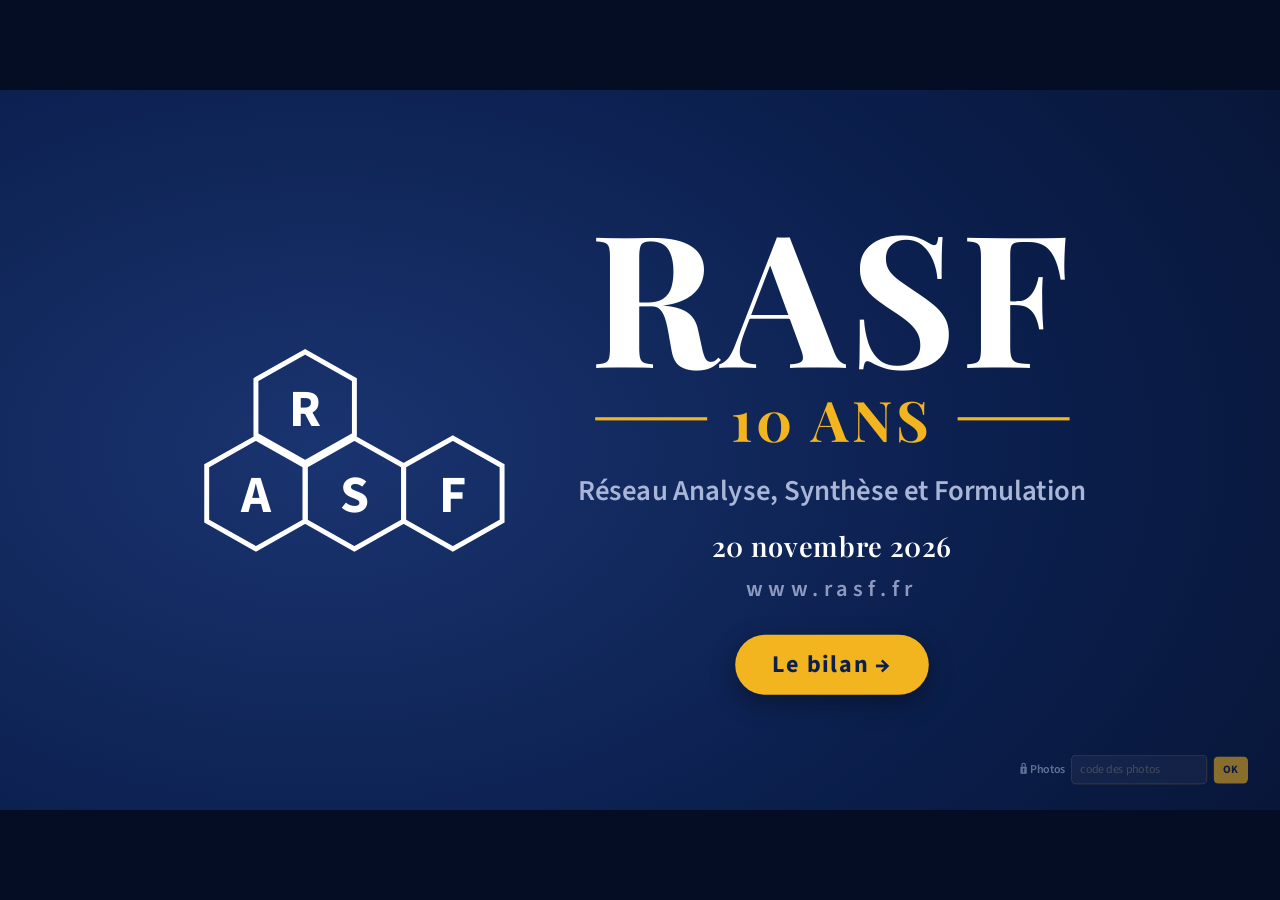
<file: index.html>
<!doctype html>
<html lang="fr"><head><meta charset="utf-8"><meta name="robots" content="noindex"><meta name="viewport" content="width=device-width, initial-scale=1">
<title>RASF 10 ans · Présentation</title>
<link href="https://fonts.googleapis.com/css2?family=Playfair+Display:wght@600;700&family=Source+Sans+3:wght@400;600;700&display=swap" rel="stylesheet">
<link rel="stylesheet" href="commun.css">
<style>
/* écran 1 : titre */
.titre-date{font:700 22px var(--texte);letter-spacing:6px;color:var(--ambre);margin-bottom:22px}
.titre-trait{width:120px;height:4px;background:var(--or);margin:34px auto}
.sigle{display:flex;gap:18px;justify-content:center;margin-top:10px}
.sigle div{width:150px;padding:18px 0;border:2px solid var(--trait);border-radius:10px;background:#fff}
.sigle b{display:block;font:700 64px var(--titre);color:var(--nuit);line-height:1}
.sigle span{font:600 16px var(--texte);color:var(--gris);letter-spacing:1px}

/* frise 2013 → création de RASF : une couleur par année ; une année par clic ou par touche (script en bas de page) */
.frise-tl{--c13:var(--mauve);--c14:var(--vert);--c15:var(--bleu-site);--c16:var(--ambre)}
.frise-tl .piste{position:absolute;left:0;top:0;width:3678px;height:600px;transform-origin:0 300px;transition:transform 1.4s cubic-bezier(.45,0,.2,1)}
.frise-tl.s2 .piste{transform:translateX(-800px);transition-delay:1.9s}
.frise-tl.s3 .piste{transform:translateX(-1063px);transition-delay:0s}
.frise-tl.s4 .piste{transform:translateX(-2206px);transition-delay:0s}
.frise-tl.s5 .piste{transform:translate(0,-120px) scale(.4002);transition-duration:1.6s;transition-delay:0s}
.merci-bande.tl-merci{bottom:60px}
.ecran:has(.frise-tl.s5) .tl-aide{opacity:0}
#stage .pied .aide{display:none}
.tl-merci{pointer-events:none;opacity:0;transform:translateY(40px);transition:opacity .8s ease .5s,transform .9s cubic-bezier(.2,.7,.2,1) .5s;padding:22px 34px}
.ecran:has(.frise-tl.s5) .tl-merci{opacity:1;transform:none;pointer-events:auto}
.tl-merci .mb-nom{font-size:44px}
.tl-merci .mb-role{font-size:18px;margin-top:8px}
.tl-merci .mb-droite .citation{font-size:21px}
html.apercu .tl-merci{transition:none!important}
/* lien vers un document et fenêtre PDF */
.tl-doc{display:inline-block;margin-top:6px;font:700 14px var(--texte);color:var(--c14);text-decoration:none;border:1.5px solid currentColor;border-radius:20px;padding:3px 12px;cursor:pointer}
.tl-doc:hover{background:var(--c14);color:#fff}
.tl-doc16{color:var(--c16)}.tl-doc16:hover{background:var(--c16);color:#fff}
.tl-doc15{color:var(--c15)}.tl-doc15:hover{background:var(--c15);color:#fff}
.pdf-voile{position:fixed;inset:0;z-index:1000;background:rgba(5,13,36,.82);display:none;align-items:center;justify-content:center}
.pdf-voile.ouvert{display:flex}
.pdf-boite{position:relative;width:min(1200px,92vw);height:88vh;background:#fff;border-radius:12px;overflow:hidden;box-shadow:0 20px 60px rgba(0,0,0,.5)}
.pdf-boite iframe{width:100%;height:100%;border:0}
.pdf-fermer{position:absolute;top:10px;right:12px;z-index:2;width:40px;height:40px;border-radius:50%;border:0;background:var(--nuit);color:#fff;font:700 22px/1 var(--texte);cursor:pointer}
.frise-tl .tl-el{opacity:0;transform:translateY(30px);transition:opacity .7s ease var(--d,0s),transform .8s cubic-bezier(.2,.7,.2,1) var(--d,0s)}
.frise-tl.s0 .e13,.frise-tl.s1 .e14,.frise-tl.s2 .e15,.frise-tl.s3 .e16,.frise-tl.s4 .e16b{opacity:1;transform:none}
/* le survol n'agrandit que dans la vue d'ensemble (étape 4) */
.tl-merci{z-index:2}
.ecran:has(.frise-tl.s5 .jalon:hover) .frise-tl{z-index:3}
/* Vue d'ensemble : survol avec transition à l'entrée comme à la sortie */
.frise-tl.s5 .jalon.tl-el{border-radius:10px;background-color:rgba(255,255,255,0);box-shadow:0 6px 24px rgba(5,13,36,0);transition:transform .35s cubic-bezier(.2,.7,.2,1) 0s,background-color .35s ease 0s,box-shadow .35s ease 0s,opacity .7s ease 0s,z-index 0s linear .35s;z-index:1}
.frise-tl.s5 .jalon.tl-el:hover{transform:scale(2);background-color:#fff;box-shadow:0 6px 24px rgba(5,13,36,.25);z-index:5;transition:transform .35s cubic-bezier(.2,.7,.2,1) 0s,background-color .35s ease 0s,box-shadow .35s ease 0s,opacity .7s ease 0s,z-index 0s linear 0s}
.frise-tl.s5 .jalon:hover .d,.frise-tl.s5 .jalon:hover .t,.frise-tl.s5 .jalon:hover .s{background:none}
.frise-tl.s0 .jalon:hover,.frise-tl .jalon{cursor:default}
.frise-tl .annee{position:absolute;top:6px;height:90px}
.frise-tl .a13{left:0;width:396px}
.frise-tl .a14{left:412px;width:434px}
.frise-tl .a15{left:862px;width:1010px}
.frise-tl .a16{left:1888px;width:1790px}
.frise-tl .annee b{display:block;font:700 62px/1 var(--titre);letter-spacing:1px}
.frise-tl .tl-barre{height:8px;margin-top:8px;border-radius:4px;transform-origin:left;transform:scaleX(0);transition:transform 1s linear}
.frise-tl .a15 .tl-barre{transition-duration:2.6s}
.frise-tl .a16 .tl-barre{transition-duration:1.8s}
.frise-tl.s0 .a13 .tl-barre,.frise-tl.s1 .a14 .tl-barre,.frise-tl.s2 .a15 .tl-barre,.frise-tl.s4 .a16 .tl-barre{transform:scaleX(1)}
.frise-tl.s3:not(.s4) .a16 .tl-barre{transform:scaleX(.314)}
.frise-tl .a13 b,.frise-tl .y13 .d{color:var(--c13)}.frise-tl .a13 .tl-barre{background:var(--c13)}
.frise-tl .a14 b,.frise-tl .y14 .d{color:var(--c14)}.frise-tl .a14 .tl-barre{background:var(--c14)}
.frise-tl .a15 b,.frise-tl .y15 .d{color:var(--c15)}.frise-tl .a15 .tl-barre{background:var(--c15)}
.frise-tl .a16 b,.frise-tl .y16 .d{color:var(--c16)}.frise-tl .a16 .tl-barre{background:var(--c16)}
.frise-tl .y13 .pt{border-color:var(--c13)}.frise-tl .y13 .tige{background:var(--c13)}
.frise-tl .y14 .pt{border-color:var(--c14)}.frise-tl .y14 .tige{background:var(--c14)}
.frise-tl .y15 .pt{border-color:var(--c15)}.frise-tl .y15 .tige{background:var(--c15)}
.frise-tl .y16 .pt{border-color:var(--c16)}.frise-tl .y16 .tige{background:var(--c16)}
.frise-tl .y15.fort .pt{background:var(--c15)}.frise-tl .y16.fort .pt{background:var(--c16)}
.frise.frise-tl .ligne{background:none}
.frise.frise-tl .ligne i{right:auto;transform:scaleX(0)!important;transition:transform 1s linear .1s}
.frise.frise-tl .ligne i.l13{left:0;width:404px;background:var(--c13)}
.frise.frise-tl .ligne i.l14{left:404px;width:450px;background:var(--c14)}
.frise.frise-tl .ligne i.l15{left:854px;width:1026px;background:var(--c15);transition-duration:2.6s}
.frise.frise-tl .ligne i.l16{left:1880px;width:570px;background:var(--c16);transition-duration:1.8s}
.frise.frise-tl .ligne i.l16b{left:2450px;width:1228px;background:var(--c16);transition-duration:2.4s}
.frise.frise-tl.s0 .ligne i.l13,.frise.frise-tl.s1 .ligne i.l14,.frise.frise-tl.s2 .ligne i.l15,.frise.frise-tl.s3 .ligne i.l16,.frise.frise-tl.s4 .ligne i.l16b{transform:scaleX(1)!important}
.tl-pirate{position:absolute;left:50%;top:-38px;transform:translateX(-50%) rotate(-6deg) scale(.6);opacity:0;white-space:nowrap;font:800 20px var(--texte);letter-spacing:1px;text-transform:uppercase;color:#fff;background:var(--rouge,#b0413e);border-radius:6px;padding:4px 12px;pointer-events:none;transition:opacity .25s,transform .25s}
.frise-tl .jalon.pirate{cursor:help}
.frise-tl .jalon.pirate .v-pirate{display:none;color:var(--rouge)}
.frise-tl .jalon.pirate:hover .v-pirate{display:inline}
.frise-tl .jalon.pirate:hover .v-ag{display:none}
.an-rappel{position:absolute;left:2222px;top:6px;font:700 62px/1 var(--titre);letter-spacing:1px;color:var(--c16);opacity:0;transition:opacity .6s ease}
.frise-tl.s4:not(.s5) .an-rappel{opacity:1;transition-delay:1.2s}
.entete .logo{font-size:26px!important;white-space:nowrap}
.tl-aventure{position:absolute;left:2451px;top:30px;padding-left:14px;font:italic 600 24px/1.2 var(--titre);color:var(--c16);white-space:nowrap}
.tl-aventure::before{content:"";position:absolute;left:-1px;top:6px;height:258px;border-left:2px dashed var(--c16);opacity:.7}
.frise-tl .jalon.tl-carte{isolation:isolate;width:250px;margin-left:-41px}
.frise.frise-tl .jalon.tl-carte:hover .d,.frise.frise-tl .jalon.tl-carte:hover .t,.frise.frise-tl .jalon.tl-carte:hover .s{background:none}
.frise.frise-tl .jalon.tl-carte .noms{margin-top:8px;font-size:15px;line-height:1.35;color:var(--or)}
.frise-tl .jalon.tl-carte::before{content:"";position:absolute;left:-14px;right:-14px;z-index:-1;background:var(--nuit);border-radius:12px}
.frise-tl .jalon.tl-carte.bas::before{top:50px;bottom:-14px}
.frise-tl .jalon.tl-carte.haut::before{top:-14px;bottom:50px}
.frise.frise-tl .jalon.tl-carte .d{color:var(--or)}
.frise.frise-tl .jalon.tl-carte .t{color:#fff}
.frise.frise-tl .jalon.tl-carte .s{color:rgba(255,255,255,.75)}
.tl-suite{all:unset;position:absolute;z-index:7;bottom:-38px;right:64px;cursor:pointer;font:700 16px var(--texte);letter-spacing:.5px;color:var(--nuit);background:var(--or);padding:7px 18px;border-radius:20px;box-shadow:0 4px 12px rgba(11,31,77,.18);opacity:0;transform:translateY(-14px);pointer-events:none;transition:opacity .7s ease 1.2s,transform .8s cubic-bezier(.2,.7,.2,1) 1.2s,box-shadow .2s}
.ecran:has(.frise-tl.s5) .tl-suite{opacity:1;transform:none;pointer-events:auto}
.tl-suite:hover{box-shadow:0 14px 34px rgba(11,31,77,.35);background:#ffc93c}
html.apercu .tl-suite{transition:none!important}
.tl-aide{position:absolute;z-index:6;top:186px;left:470px;width:30px;height:30px;cursor:pointer;transition:left 1.4s cubic-bezier(.45,0,.2,1),opacity .4s}
.frise-tl.s1 .tl-aide{left:920px}.frise-tl.s2 .tl-aide{left:1950px;transition-delay:0s}.frise-tl.s3 .tl-aide{left:2480px;transition-delay:0s}.frise-tl.s4 .tl-aide{left:3620px}
.frise-tl.s5 .tl-aide{opacity:0;pointer-events:none}
.tl-aide::after{content:"›";display:grid;place-items:center;width:30px;height:30px;border-radius:50%;border:2px solid var(--or);color:var(--ambre);font:700 20px/1 var(--texte);padding-bottom:3px;box-sizing:border-box;animation:tl-pouls 1.8s ease-in-out infinite}
.tl-aide:hover::after{background:var(--or);color:var(--nuit)}
@keyframes tl-pouls{0%,100%{opacity:.35;box-shadow:0 0 0 0 rgba(242,180,31,.45)}50%{opacity:1;box-shadow:0 0 0 8px rgba(242,180,31,0)}}
html.apercu .frise-tl *{transition:none!important}

/* écrans « La liste et le premier drive » (recherches/09-premier-drive.md) */
.dr-trio{display:flex;gap:90px;margin-top:22px}
.dr-trio > div{min-width:240px}
.dr-trio .chiffre{font-size:80px}
.merci-bande{position:absolute;left:64px;right:64px;bottom:40px;background:var(--nuit);border-radius:12px;padding:28px 36px;display:grid;grid-template-columns:1.1fr 1fr;gap:40px;color:#fff}
.merci-bande .sur-titre{color:var(--or);margin-bottom:6px}
.mb-nom{font:700 50px/1.05 var(--titre);color:#fff}
.mb-role{font-size:20px;line-height:1.45;color:#c9d2ea;margin-top:12px}
.mb-role b{color:var(--or)}
.mb-droite{display:flex;flex-direction:column;justify-content:center;gap:18px;border-left:4px solid var(--or);padding-left:26px}
.mb-droite .citation{color:#fff;font-size:24px}
.mb-droite .citation cite{color:var(--or-clair);font-size:15px;margin-top:6px}
.merci{position:absolute;inset:0;background:var(--nuit);color:#fff;display:flex;flex-direction:column;align-items:center;justify-content:center;text-align:center;padding:40px 120px}
.merci .sur-titre{color:var(--or)}
.merci h1.grand{color:#fff;font-size:88px}
.merci .role{font-size:26px;color:#c9d2ea;margin-top:14px}
.merci .role b{color:var(--or);font-weight:700}
.merci .fait{font-size:27px;line-height:1.45;color:#fff;max-width:1150px;margin-top:34px}
.merci .duo{display:grid;grid-template-columns:1fr 1fr;gap:40px;margin-top:44px;width:1300px}
.merci .duo .q{border-left:4px solid var(--or);padding:6px 0 6px 26px;text-align:left}
.merci .citation{color:#fff;font-size:32px}
.merci .citation cite{color:var(--or-clair)}

/* écrans « Avant RASF » (2015) */
.av-haut{display:grid;grid-template-columns:1fr 1fr;gap:40px;margin-top:4px}
.av-lettre{border-left:8px solid var(--or);padding:28px 34px}
.av-lettre .av-date{font:700 52px var(--titre);color:var(--nuit);line-height:1}
.av-lettre .av-date small{display:block;font:700 16px var(--texte);letter-spacing:3px;color:var(--ambre);text-transform:uppercase;margin-bottom:10px}
.av-lettre p{font-size:24px;line-height:1.45;color:var(--encre);margin-top:18px}
.av-lettre p b{color:var(--nuit)}
.av-reponse{background:var(--nuit);border-radius:10px;padding:30px 36px;display:flex;flex-direction:column;justify-content:center}
.av-reponse .citation{color:#fff;font-size:30px}
.av-reponse .citation cite{color:var(--or-clair)}
.av-bas-titre{font:700 15px var(--texte);letter-spacing:3px;text-transform:uppercase;color:var(--gris);margin:34px 0 12px}
.av-chiffres{display:grid;grid-template-columns:repeat(3,1fr);gap:26px}
.av-chiffres .carte{text-align:center;padding:16px 18px 18px}
.av-chiffres .chiffre{font-size:66px}
.av-chiffres .legende-chiffre{font-size:16px;color:var(--encre)}
.av-chiffres .petit{font-size:14px;color:var(--gris);margin-top:4px}
.frise .jalon .s.souvenir{font-style:italic}
/* une couleur par année : 2015 en bleu, 2016 en or (comme la frise 2016 qui suit) */
/* piste plus large que l'écran : on montre 2015 à taille normale, puis on dézoome jusqu'au 9 mai 2016 */
.frise-ans .piste{position:absolute;left:0;top:0;width:2287px;height:600px;transform-origin:0 300px}
/* 0–3,4 s : 2015 ; pause ; 5,4–7,2 s : glissement vers 2016, même taille ; 9,8–11,6 s : dézoom sur toute la frise */
.frise-ans:has(.an15.vu) .piste{transform:translateX(0) scale(.6436);animation:piste-ans 11.6s both}
@keyframes piste-ans{
  0%,46.6%{transform:translateX(0) scale(1);animation-timing-function:cubic-bezier(.45,0,.2,1)}
  62.1%,84.5%{transform:translateX(-815px) scale(1);animation-timing-function:cubic-bezier(.45,0,.2,1)}
  100%{transform:translateX(0) scale(.6436)}}
html.apercu .frise-ans .piste{animation:none!important}
/* survol : la fiche d'un jalon grossit pour être lue de près */
.frise .jalon.vu{transition:opacity .7s ease var(--d,0s),transform .25s ease}
.frise .jalon.vu:hover{transform:scale(1.7);z-index:5;cursor:default}
.frise .jalon.haut{transform-origin:50% 100%}
.frise .jalon.bas{transform-origin:50% 0}
.frise .jalon:hover .d,.frise .jalon:hover .t,.frise .jalon:hover .s{background:var(--papier)}
.frise-ans .annee{position:absolute;top:0;height:100px}
.frise-ans .an15{left:0;width:1304px}
.frise-ans .an16{left:1306px;width:981px;padding-left:18px}
.frise-ans .annee b{display:block;font:700 80px/1 var(--titre);letter-spacing:2px}
.frise-ans .an15 b{color:var(--bleu-site)}.frise-ans .an16 b{color:var(--or)}
.frise-ans .annee .barre{height:8px;margin-top:8px;border-radius:4px;transition-duration:3s}
.frise-ans .an15 .barre{background:var(--bleu-site)}
.frise-ans .an16 .barre{background:var(--or);transition-duration:1.6s}
.frise-ans .jalon.fort-rasf .t{color:var(--rouge)}
.frise.frise-ans .ligne{background:none}
.frise.frise-ans .ligne i.l15{right:auto;width:1304px;background:var(--bleu-site);transform:scaleX(0);transition:transform 3s linear .2s}
.frise.frise-ans .ligne i.l16{left:1304px;background:var(--or);transform:scaleX(0);transition:transform 2.6s linear 5.4s}
.frise.frise-ans:has(.an15.vu) .ligne i.l15,.frise.frise-ans:has(.an15.vu) .ligne i.l16{transform:scaleX(1)}
.frise-ans .jalon.a15 .d{color:var(--bleu-site)}
.frise-ans .jalon.a15 .pt{border-color:var(--bleu-site)}
.frise-ans .jalon.a15 .tige{background:var(--bleu-site)}
.frise-ans .jalon.a15.fort .pt{background:var(--bleu-site)}

/* écran 2 : le besoin */
.trois{display:grid;grid-template-columns:repeat(3,1fr);gap:28px;margin-top:20px}
.trois .carte{padding:30px 30px 34px;border-top:6px solid var(--or)}
.trois .num-etape{font:700 54px var(--titre);color:var(--or);line-height:1}
.trois h3{font:700 30px var(--titre);color:var(--nuit);margin:10px 0 12px}
.trois p{font-size:22px;line-height:1.4;color:var(--gris)}
.fleche-bas{text-align:center;font-size:40px;color:var(--or);margin:18px 0 6px}
.conclusion{background:var(--nuit);color:#fff;border-radius:10px;padding:26px 34px;display:flex;align-items:center;gap:28px}
.conclusion .citation{color:#fff;font-size:28px}
.conclusion .citation cite{color:var(--or-clair)}
.conclusion .explication{display:block;font:600 24px var(--texte);font-style:normal;color:#fff;margin-top:12px}

/* écran 3 : frise */
.frise{position:relative;height:600px;margin-top:6px}
.frise .ligne{position:absolute;left:0;right:0;top:300px;height:6px;background:var(--trait);border-radius:3px}
.frise .ligne i{position:absolute;inset:0;background:var(--or);border-radius:3px;transform-origin:left;transform:scaleX(0);transition:transform 3.2s cubic-bezier(.3,.6,.3,1) .2s}
.ecran.vu .frise .ligne i{transform:scaleX(1)}
.jalon{position:absolute;width:168px;text-align:center}
.jalon .pt{position:absolute;left:50%;width:22px;height:22px;margin-left:-11px;border-radius:50%;background:var(--papier);border:5px solid var(--or)}
.jalon .tige{position:absolute;left:50%;width:2px;margin-left:-1px;background:var(--or)}
.jalon .d{font:700 22px var(--titre);color:var(--ambre)}
.jalon .t{font:700 21px var(--texte);color:var(--nuit);line-height:1.2;margin-top:4px}
.jalon .s{font-size:16px;color:var(--gris);line-height:1.3;margin-top:4px}
.jalon.haut{bottom:300px;padding-bottom:58px}
.jalon.haut .pt{bottom:-8px}.jalon.haut .tige{bottom:14px;height:40px}
.jalon.bas{top:306px;padding-top:58px}
.jalon.bas .pt{top:-14px}.jalon.bas .tige{top:8px;height:40px}
.jalon.fort .pt{background:var(--or);width:30px;height:30px;margin-left:-15px}
.jalon.fort .t{color:var(--rouge)}

/* écran 4 : chiffres */
.grille-chiffres{display:grid;grid-template-columns:repeat(3,1fr);gap:26px 34px;margin-top:8px}
.grille-chiffres .carte{text-align:center;padding:26px 20px}
.grille-chiffres .chiffre{font-size:92px}
.grille-chiffres .legende-chiffre{font-size:18px;color:var(--encre)}
.grille-chiffres .petit{font-size:15px;color:var(--gris);margin-top:6px}
.guadeloupe .chiffre{font-size:58px;line-height:1.6}
.note{font-size:16px;color:var(--gris);margin-top:16px;text-align:center}

/* écran 5 : témoignages et lendemain */
.deux{display:grid;grid-template-columns:1fr 1fr;gap:36px;margin-top:6px}
.bloc-sombre{background:var(--nuit);color:#fff;border-radius:10px;padding:34px 38px}
.bloc-sombre h3{font:700 34px var(--titre);color:var(--or);margin-bottom:16px}
.bloc-sombre p{font-size:23px;line-height:1.45;color:#dfe5f3;margin-bottom:14px}
.bloc-sombre .barre-x{font-weight:700;color:#ff8a80}
.temoignages .citation{font-size:26px;margin-bottom:26px}

/* écran 6 : PNF de juin */
.pnf{display:grid;grid-template-columns:1.25fr 1fr;gap:44px;margin-top:6px}
.themes{display:flex;gap:16px;flex-wrap:wrap}
.themes span{background:var(--nuit);color:var(--or);font:700 28px var(--titre);padding:14px 26px;border-radius:40px}
.pnf-chiffres{display:grid;grid-template-columns:repeat(3,1fr);gap:20px;margin:30px 0 24px}
.pnf-chiffres .chiffre{font-size:84px}
.pnf-chiffres .legende-chiffre{font-size:16px;line-height:1.35}
.orga{font-size:26px;color:var(--gris)}
.orga b{color:var(--nuit)}
.pnf-ateliers h3{font:700 30px var(--titre);color:var(--nuit);margin-bottom:6px}
.pnf-cecile{padding:18px 24px;border-left:6px solid var(--or)}
.pnf-cecile p{font-size:20px;line-height:1.4;color:var(--gris);margin-top:8px}
.pnf-cecile p b{color:var(--nuit)}
.pnf-suite{font-size:18px;color:var(--gris);margin-top:16px;line-height:1.4}
.pnf-ateliers ul{list-style:none}
.pnf-ateliers li{padding:8px 0;border-bottom:1px solid var(--trait)}
.pnf-ateliers li b{display:block;font-size:21px;color:var(--nuit)}
.pnf-ateliers li span{font-size:16px;color:var(--ambre);font-weight:600}
.pnf-ateliers .partage{font-size:18px;color:var(--gris);margin-top:16px;line-height:1.4}

/* écran 7 : fondateurs */
.fondateurs{display:grid;grid-template-columns:repeat(4,1fr);gap:28px;margin:30px 0 26px;width:1300px}
.fondateur{background:#fff;border:1px solid var(--trait);border-radius:12px;padding:30px 16px}
.fondateur .rond{width:118px;height:118px;border-radius:50%;margin:0 auto 18px;background:var(--nuit);color:var(--or);display:flex;align-items:center;justify-content:center;font:700 44px var(--titre)}
.fondateur b{display:block;font:700 28px var(--titre);color:var(--nuit);line-height:1.15}

/* Couverture « Nuit profonde » (variante C de bandeau-variantes.html) */
#stage:has(.couverture.actif){grid-template-rows:0 1fr 0}
#stage:has(.couverture.actif) .entete,#stage:has(.couverture.actif) .pied{visibility:hidden}
#stage:has(.partie.actif){grid-template-rows:0 1fr 0}
#stage:has(.partie.actif) .entete,#stage:has(.partie.actif) .pied{visibility:hidden}
.ecran.partie{padding:0}
.ecran.partie iframe{position:absolute;inset:0;width:100%;height:100%;border:0;background:#050d24}
/* Fil d'Ariane dans l'en-tête */
.pied .points{display:none}
.entete .num{display:none}
.ariane{display:flex;align-items:baseline;gap:14px;border-left:2px solid rgba(242,180,31,.5);padding-left:28px;font:600 20px var(--texte);color:#c9d2ea}
.ariane button{all:unset;cursor:pointer;color:#c9d2ea;border-bottom:1px dashed rgba(201,210,234,.4)}
.ariane button:hover{color:var(--or);border-bottom-color:var(--or)}
.ariane i{font-style:normal;color:var(--or);opacity:.7}
.ariane b{font:700 22px var(--titre);color:#fff}
.ecran.couverture{padding:0;background:radial-gradient(120% 140% at 25% 50%,#1a3470 0%,#0B1F4D 45%,#050d24 100%);color:#fff;gap:80px;flex-direction:row}
.couverture .logo10{width:400px;flex:none}
.couverture .texte{text-align:center}
.couverture .rasf{font:700 230px/.95 var(--titre);letter-spacing:6px;color:#fff}
.couverture .ans{display:flex;align-items:center;gap:30px;justify-content:center;font:700 70px/1 var(--titre);letter-spacing:5px;margin-top:14px;color:var(--or)}
.couverture .ans::before,.couverture .ans::after{content:"";height:4px;width:140px;background:var(--or)}
.couverture .nom{font:600 36px/1.2 var(--texte);margin-top:34px;color:#aab6d8}
.couverture .date{font:600 34px/1 var(--titre);margin-top:30px;color:#fff;letter-spacing:1px}
.couverture .demarrer{all:unset;cursor:pointer;margin-top:44px;display:inline-block;font:700 30px var(--texte);letter-spacing:2px;color:var(--nuit);background:var(--or);padding:16px 46px;border-radius:40px;box-shadow:0 10px 30px rgba(0,0,0,.35);transition:transform .2s,box-shadow .2s}
.couverture .demarrer:hover{transform:translateY(-3px) scale(1.04);box-shadow:0 14px 36px rgba(0,0,0,.45)}
.code-photos{position:absolute;right:40px;bottom:32px;display:flex;align-items:center;gap:8px;opacity:.55;transition:opacity .2s}
.code-photos:hover,.code-photos:focus-within{opacity:1}
.code-photos .cp-etat{font:600 15px var(--texte);color:#aab6d8}
.code-photos input{width:170px;background:rgba(255,255,255,.08);border:1px solid rgba(242,180,31,.35);border-radius:6px;color:#fff;padding:7px 10px;font:15px var(--texte)}
.code-photos input:focus{outline:none;border-color:var(--or)}
.code-photos button{all:unset;cursor:pointer;background:var(--or);color:var(--nuit);font:700 14px var(--texte);padding:7px 12px;border-radius:6px}
.code-photos.ok input,.code-photos.ok button{display:none}
.code-photos.ok .cp-etat{color:var(--or);cursor:pointer}
.couverture .url{font:600 28px/1 var(--texte);letter-spacing:7px;margin-top:22px;color:#8f9ac0}

/* Menu général : une tuile par partie */
.menu-tuiles{display:grid;grid-template-columns:repeat(4,1fr);gap:26px;margin-top:36px}
.tuile-m{all:unset;box-sizing:border-box;cursor:pointer;position:relative;display:flex;flex-direction:column;justify-content:flex-end;height:280px;padding:26px 28px;border-radius:14px;background:var(--nuit);color:#fff;overflow:hidden;transition:transform .25s ease,box-shadow .25s ease}
.tuile-m:hover{transform:translateY(-6px);box-shadow:0 14px 34px rgba(5,13,36,.3)}
.tuile-m::before{content:"";position:absolute;left:0;top:0;right:0;height:8px;background:var(--c,var(--or))}
.tuile-m .n{position:absolute;top:22px;left:28px;font:700 46px/1 var(--titre);color:var(--c,var(--or))}
.tuile-m b{font:700 30px/1.15 var(--titre)}
.tuile-m small{font-size:18px;color:#aab6d8;margin-top:10px;line-height:1.3}
.tuile-m.une{grid-column:span 2;background:radial-gradient(120% 140% at 20% 30%,#1a3470 0%,#0B1F4D 60%,#050d24 100%)}
.tuile-m.une b{font-size:40px}
</style>
</head>
<body data-page="presentation">
<div id="stage">
  <header class="entete">
    <div class="logo">Bilan RASF<small>10 ANS</small></div>
    <nav class="ariane" aria-label="Fil d'Ariane"></nav>
    <div class="num">01</div>
  </header>
  <main class="contenu">

    <!-- 1 bis. Frise 2013 → création de RASF : une couleur par année, une année par clic (recherches/09, 11 et 01) -->
    <!-- 0. Couverture : bandeau des 10 ans, variante « Nuit profonde » -->
    <section class="ecran centre couverture" id="ecran-couv">
      <svg class="logo10" viewBox="44 120 104 72" aria-hidden="true" data-anim="zoom" style="--d:.1s">
        <g font-family="Source Sans 3" font-weight="700" font-size="17" text-anchor="middle" fill="#fff">
          <g fill="none" stroke="#fff" stroke-width="1.6">
            <polygon points="80,124 96,133 96,151 80,160 64,151 64,133"/>
            <polygon points="64,152 80,161 80,179 64,188 48,179 48,161"/>
            <polygon points="96,152 112,161 112,179 96,188 80,179 80,161"/>
            <polygon points="128,152 144,161 144,179 128,188 112,179 112,161"/>
          </g>
          <text x="80" y="148">R</text><text x="64" y="176">A</text><text x="96" y="176">S</text><text x="128" y="176">F</text>
        </g>
      </svg>
      <div class="texte">
        <div class="rasf" data-anim="haut" style="--d:.3s">RASF</div>
        <div class="ans" data-anim="fondu" style="--d:.7s">10 ANS</div>
        <div class="nom" data-anim="haut" style="--d:1s">Réseau Analyse, Synthèse et Formulation</div>
        <div class="date" data-anim="haut" style="--d:1.3s">20 novembre 2026</div>
        <div class="url" data-anim="fondu" style="--d:1.6s">www.rasf.fr</div>
        <button class="demarrer" data-clic data-aller="ecran-menu" data-anim="haut" style="--d:2s">Le bilan&nbsp;→</button>
      </div>
      <form class="code-photos" id="codePhotos" data-clic autocomplete="off">
        <span class="cp-etat" id="cpEtat">🔒 Photos</span>
        <input id="cpIn" type="password" placeholder="code des photos" aria-label="Code des photos">
        <button type="submit">OK</button>
      </form>
    </section>

    <!-- 0 bis. Menu général : une tuile par partie -->
    <section class="ecran" id="ecran-menu" data-rubrique="Accueil">
      <div class="sur-titre" data-anim="fondu">RASF · 10 ans</div>
      <h2 data-anim="haut" style="margin-bottom:0">Bilan des 10 ans de RASF</h2>
      <div class="menu-tuiles" data-cascade="haut" data-base=".2">
        <button class="tuile-m une" data-clic data-aller="ecran-tl" style="--c:var(--or)"><span class="n">1</span><b>De la liste nationale à la concrétisation de RASF</b><small>2013 – 2016</small></button>
        <button class="tuile-m" data-clic data-aller="partie-02" style="--c:#4f8fd6"><span class="n">2</span><b>Les Journées RASF</b><small>Les programmes, de 2016 à 2026</small></button>
        <button class="tuile-m" data-clic data-aller="partie-03" style="--c:#3fae8f"><span class="n">3</span><b>R comme Réseau</b><small>Carte, adhésions, bureau</small></button>
        <button class="tuile-m une" data-clic data-aller="partie-05" style="--c:#e08a3c"><span class="n">4</span><b>Nos fournisseurs</b><small>Les partenaires depuis 2016</small></button>
        <button class="tuile-m une" data-clic data-aller="partie-07" style="--c:#d9c27a"><span class="n">5</span><b>Depuis 2025</b><small>Les chantiers de Christophe Roussel</small></button>
      </div>
    </section>

    <section class="ecran" id="ecran-tl" data-rubrique="1 · Les origines, 2013 – 2016">
      <button class="tl-suite" data-clic data-aller="ecran-menu">Accueil&nbsp;→</button>
      <div class="sur-titre" data-anim="fondu">Juin 2013 → octobre 2016</div>
      <h2 data-anim="haut" style="margin-bottom:0">De la liste nationale à la concrétisation de RASF</h2>
      <div class="frise frise-tl">
        <div class="piste">
          <div class="annee a13 e13 tl-el" style="--d:0s"><b>2013</b><div class="tl-barre"></div></div>
          <div class="annee a14 e14 tl-el" style="--d:0s"><b>2014</b><div class="tl-barre"></div></div>
          <div class="annee a15 e15 tl-el" style="--d:0s"><b>2015</b><div class="tl-barre"></div></div>
          <div class="annee a16 e16 tl-el" style="--d:.3s"><b>2016</b><div class="tl-barre"></div></div>
          <div class="tl-aide" data-clic title="Cliquer ou appuyer sur → pour la suite"></div>
          <div class="an-rappel">2016</div>
          <div class="tl-aventure e16b tl-el" style="--d:3.1s">À partir d'ici, les premiers échanges entre les membres de RASF →</div>
          <div class="ligne"><i class="l13"></i><i class="l14"></i><i class="l15"></i><i class="l16"></i><i class="l16b"></i></div>
          <div class="jalon haut y13 e13 tl-el" style="left:0px;--d:0.4s"><div class="d">juin 2013</div><div class="t">La liste nationale</div><div class="s">lancée avec Micheline Izbicki</div><div class="tige"></div><div class="pt"></div></div>
          <div class="jalon bas y13 e13 tl-el" style="left:190px;--d:1.0s"><div class="pt"></div><div class="tige"></div><div class="d">déc. 2013</div><div class="t">Rapport d'opportunité en CPC</div><div class="s">1er acte officiel de la réforme</div></div>
          <div class="jalon haut y14 e14 tl-el" style="left:450px;--d:0.4s"><div class="d">juin 2014</div><div class="t">Référentiel d'activités en CPC</div><div class="s">les tâches du futur technicien</div><div class="tige"></div><div class="pt"></div></div>
          <div class="jalon bas y14 e14 tl-el" style="left:640px;--d:1.0s"><div class="pt"></div><div class="tige"></div><div class="d">21 nov. 2014</div><div class="t">Annonce du BTS Métiers de la chimie</div><div class="s">Maison de la Chimie, M.-B. Mauhourat (IGEN)</div><a class="tl-doc" data-clic href="documents/2014-11-21-mauhourat-bts-metiers-de-la-chimie.pdf" data-pdf>📄 voir le diaporama</a></div>
          <div class="jalon haut y15 e15 tl-el" style="left:900px;--d:0.4s"><div class="d">17 – 20 mars 2015</div><div class="t">JIREC à Poitiers</div><div class="s">des interventions sur la formulation</div><div class="tige"></div><div class="pt"></div></div>
          <div class="jalon bas y15 e15 tl-el" style="left:1063px;--d:0.7s"><div class="pt"></div><div class="tige"></div><div class="d">23 juin</div><div class="t">La première version du référentiel</div><div class="s">présentée en CPC · 144 pages</div><a class="tl-doc tl-doc15" data-clic href="documents/2015-06-23-referentiel-bts-metiers-de-la-chimie-cpc.pdf" data-pdf>📄 voir le référentiel</a></div>
          <div class="jalon haut y15 e15 tl-el" style="left:1226px;--d:1.0s"><div class="d">16 oct.</div><div class="t">Premier drive partagé</div><div class="s">créé par Philippe Goutverg (Reims)</div><div class="tige"></div><div class="pt"></div></div>
          <div class="jalon bas fort y15 e15 tl-el" style="left:1389px;--d:1.8s"><div class="pt"></div><div class="tige"></div><div class="d">17 oct.</div><div class="t">Visite à Valenciennes</div><div class="s">le BTS PEA et ses ateliers</div></div>
          <div class="jalon haut y15 e15 tl-el" style="left:1552px;--d:2.1s"><div class="d">21 nov.</div><div class="t">La liste devient «&nbsp;BTS&nbsp;MDC&nbsp;»</div><div class="s">plus de 200 profs inscrits</div><div class="tige"></div><div class="pt"></div></div>
          <div class="jalon bas fort y15 e15 tl-el" style="left:1715px;--d:2.4s"><div class="pt"></div><div class="tige"></div><div class="d">18 déc.</div><div class="t">L'idée du salon</div><div class="s">faire venir gratuitement un maximum de profs à la rencontre des fournisseurs</div></div>
          <div class="jalon haut y16 e16 tl-el" style="left:1878px;--d:0.8s"><div class="d">11 janv. 2016</div><div class="t">Lettre aux fournisseurs</div><div class="s">premiers «&nbsp;oui&nbsp;» : Labomat dès le 12&nbsp;janv., puis Altana (BYK) le&nbsp;15</div><div class="tige"></div><div class="pt"></div></div>
          <div class="jalon bas y16 e16 tl-el" style="left:2041px;--d:1.1s"><div class="pt"></div><div class="tige"></div><div class="d">21 janv.</div><div class="t">Projet de création de l'association</div><div class="s">pour financer le salon</div></div>
          <div class="jalon haut y16 e16 tl-el" style="left:2204px;--d:1.4s"><div class="d">3 mars</div><div class="t">Statuts de RASF</div><div class="s">« à vocation nationale »</div><div class="tige"></div><div class="pt"></div></div>
          <div class="jalon bas fort tl-carte y16 e16 tl-el" style="left:2367px;--d:1.8s"><div class="pt"></div><div class="tige"></div><div class="d">14 mars 2016</div><div class="t">Création de RASF</div><div class="s">assemblée générale constitutive</div><div class="s noms">Nathalie Pierquet · Xavier Bataille<br>Youri Halberstadt · Marc-Olivier Reula</div></div>
          <div class="jalon haut y16 e16b tl-el" style="left:2530px;--d:0.9s"><div class="d">5 avr.</div><div class="t">Le PNF de mai est reporté</div><div class="s">il n'aura lieu que les 12 et 13&nbsp;octobre</div><div class="tige"></div><div class="pt"></div></div>
          <div class="jalon bas y16 e16b tl-el pirate" style="left:2693px;--d:1.2s"><div class="pt"></div><div class="tige"></div><div class="d">11 avr.</div><div class="t">Xavier propose <span class="v-ag">une «&nbsp;AG de RASF&nbsp;»</span><span class="v-pirate">un «&nbsp;PNF pirate&nbsp;» 🏴‍☠️</span></div><div class="s">le 10&nbsp;mai, au lendemain du salon</div></div>
          <div class="jalon haut fort y16 e16b tl-el" style="left:2856px;--d:1.5s"><div class="d">9 mai</div><div class="t">Le salon des fournisseurs</div><div class="s">plus de 150 personnes se rencontrent</div><div class="tige"></div><div class="pt"></div></div>
          <div class="jalon bas fort y16 e16b tl-el" style="left:3019px;--d:1.8s"><div class="pt"></div><div class="tige"></div><div class="d">10 mai</div><div class="t">L'AG de RASF</div><div class="s">référentiel, modules, projet, CCF : 6 présentations</div><a class="tl-doc tl-doc16" data-clic href="documents/2016-05-10-ag-rasf-presentations.pdf" data-pdf>📄 voir les présentations</a></div>
          <div class="jalon bas y16 e16b tl-el" style="left:3182px;--d:2.1s"><div class="pt"></div><div class="tige"></div><div class="d">6 – 8 juin</div><div class="t">Formation métrologie, plans d'expériences, qualité</div><div class="s">organisée par Cécile Bruyère (IGEN en devenir) · 7 ateliers</div><a class="tl-doc tl-doc16" data-clic href="documents/2016-06-formation-metrologie-ateliers.pdf" data-pdf>📄 voir les ateliers</a></div>
          <div class="jalon haut fort tl-carte y16 e16b tl-el" style="left:3345px;--d:2.4s"><div class="d">sept. 2016</div><div class="t">Ouverture du BTS</div><div class="s">dans près de 30 lycées</div><div class="tige"></div><div class="pt"></div></div>
          <div class="jalon bas fort y16 e16b tl-el" style="left:3508px;--d:2.7s"><div class="pt"></div><div class="tige"></div><div class="d">12 – 13 oct. 2016</div><div class="t">Le PNF officiel</div><div class="s">au lycée Raspail, Paris</div><a class="tl-doc tl-doc16" data-clic href="documents/2016-10-12-pnf-programme.pdf" data-pdf>📄 voir le programme</a></div>
        </div>
      </div>
      <div class="merci-bande tl-merci">
        <div class="mb-gauche">
          <div class="sur-titre">Celle qui a réuni tout le monde</div>
          <div class="mb-nom">Merci Micheline Izbicki</div>
          <div class="mb-role">Ancienne présidente de l'<b>UdPPC</b>, l'Union des professeurs de physique et de chimie. En juin 2013, elle est à l'origine de la liste nationale des profs du BTS Chimiste : la liste «&nbsp;qui a donné naissance à&nbsp;RASF&nbsp;».</div>
        </div>
        <div class="mb-droite">
          <div class="citation">« Bravo pour l'évolution de la liste, enfin elle vit et sert&nbsp;!!!!&nbsp;»<cite>Micheline Izbicki, décembre 2015</cite></div>
          <div class="citation">« Nous ne la remercierons jamais assez.&nbsp;»<cite>Philippe Goutverg, septembre 2020</cite></div>
        </div>
    </section>


    <!-- Partie 02 : Les Journées (02-journees.html), intégrée en plein écran -->
    <section class="ecran partie" id="partie-02" data-rubrique="2 · Les Journées RASF"><iframe data-src="02-journees.html" title="Les Journées"></iframe></section>

    <!-- Partie 03 : Notre réseau (03-membres.html), intégrée en plein écran -->
    <section class="ecran partie" id="partie-03" data-rubrique="3 · R comme Réseau"><iframe data-src="03-membres.html" title="R comme Réseau"></iframe></section>

    <!-- Partie 05 : Nos fournisseurs (06-fournisseurs.html), intégrée en plein écran -->
    <section class="ecran partie" id="partie-05" data-rubrique="4 · Nos fournisseurs"><iframe data-src="06-fournisseurs.html" title="Nos fournisseurs"></iframe></section>

    <!-- Partie 07 : Depuis 2025 (11-presidence-roussel.html), intégrée en plein écran -->
    <section class="ecran partie" id="partie-07" data-rubrique="5 · Depuis 2025"><iframe data-src="11-presidence-roussel.html" title="Depuis 2025"></iframe></section>

  </main>
  <footer class="pied"><div class="source"></div><div class="points"></div><div class="aide">← → pour avancer</div></footer>
</div>
<script src="coffre.js"></script>
<script src="commun.js"></script>
<script>
/* Frise 2013 → RASF : une étape par clic ou par touche (→, espace, Page suivante). 0 = 2013, 1 = 2014, 2 = 2015, 3 = 2016, 4 = vue d'ensemble avec le merci à Micheline Izbicki. */
(function(){
  const sec=document.getElementById("ecran-tl"); if(!sec) return;
  const fr=sec.querySelector(".frise-tl"), aide=sec.querySelector(".tl-aide");
  aide.addEventListener("click",ev=>{ev.stopPropagation();document.body.dispatchEvent(new KeyboardEvent("keydown",{key:"ArrowRight",bubbles:true}))});
  const idx=[...document.querySelectorAll(".ecran")].indexOf(sec), MAX=5;
  let etape=-1;
  const ici=()=>window.RASF&&RASF.courant===idx;
  function poser(n){etape=n;for(let k=0;k<=MAX;k++)fr.classList.toggle("s"+k,k<=n);aide.title=n<3?"Année suivante (→)":n<4?"Suite de 2016 (→)":"Vue d'ensemble (→)"}
  function entrer(){poser(-1);if(document.documentElement.classList.contains("apercu")){poser(MAX);return}requestAnimationFrame(()=>requestAnimationFrame(()=>poser(0)))}
  document.addEventListener("ecran",e=>{if(e.detail.el===sec)entrer();else poser(-1)});
  if(ici())entrer();
  /* Fin de la séquence 1 : retour au sommaire (Accueil) */
  const auMenu=()=>{const i=[...document.querySelectorAll(".ecran")].indexOf(document.getElementById("ecran-menu"));if(i>=0)RASF.montrer(i)};
  addEventListener("keydown",ev=>{if(!ici()||document.querySelector(".pdf-voile.ouvert"))return;if(["ArrowRight"," ","PageDown"].includes(ev.key)){ev.preventDefault();ev.stopImmediatePropagation();if(etape>=MAX)auMenu();else poser(etape+1)}},true);
  document.addEventListener("click",ev=>{if(!ici())return;if(ev.target.closest("a,button,input,select,.pied,[data-clic]"))return;const st=document.getElementById("stage").getBoundingClientRect();if(ev.clientX>st.left+st.width/2){ev.stopPropagation();if(etape>=MAX)auMenu();else poser(etape+1)}},true);
})();
</script>
<div class="pdf-voile" id="pdf-voile"><div class="pdf-boite"><button class="pdf-fermer" type="button" aria-label="Fermer">×</button><iframe title="Document"></iframe></div></div>
<script>
/* Ouvre les liens [data-pdf] dans une fenêtre par-dessus la page ; Échap ou × pour fermer. */
(function(){
  const v=document.getElementById("pdf-voile"), f=v.querySelector("iframe");
  const fermer=()=>{v.classList.remove("ouvert");f.src="about:blank"};
  document.addEventListener("click",ev=>{const a=ev.target.closest("a[data-pdf]");if(!a)return;ev.preventDefault();ev.stopPropagation();f.src=a.getAttribute("href");v.classList.add("ouvert")},true);
  v.addEventListener("click",ev=>{if(ev.target===v||ev.target.closest(".pdf-fermer"))fermer()});
  addEventListener("keydown",ev=>{if(!v.classList.contains("ouvert"))return;ev.stopImmediatePropagation();if(ev.key==="Escape")fermer()},true);
})();
</script>
<script>
/* En-tête : la rubrique suit l'écran affiché */
function rubrique(el){const r=el&&el.dataset.rubrique;if(!r)return;const a=document.querySelector(".entete .ariane");
 const lien=(t,id)=>`<button data-clic data-aller="${id}">${t}</button>`;
 a.innerHTML=r==="Accueil"?`<b>Accueil</b>`:`${lien("Accueil","ecran-menu")}<i>›</i><b>${r}</b>`}
/* Le logo « RASF 10 ANS » ramène à la page de couverture */
{const lg=document.querySelector(".entete .logo");lg.setAttribute("data-clic","");lg.setAttribute("data-aller","ecran-couv");lg.style.cursor="pointer";lg.title="Retour à la page de couverture"}
document.addEventListener("ecran",e=>rubrique(e.detail.el));
if(window.RASF)rubrique(document.querySelectorAll(".ecran")[RASF.courant]);
/* Menu : la tuile 1 mène à la frise, les autres ouvrent leur page */
document.addEventListener("click",ev=>{const t=ev.target.closest("[data-aller]");if(!t)return;ev.preventDefault();const el=document.getElementById(t.dataset.aller);const i=[...document.querySelectorAll(".ecran")].indexOf(el);if(i>=0&&window.RASF)RASF.montrer(i)});
</script>
<script>
/* Parties intégrées : chaque page tourne dans son cadre avec ses propres animations.
   Les pages parlent à la présentation par postMessage (integration.js), ce qui marche aussi en file://.
   Au dernier écran d'une partie, → revient au sommaire (Accueil) ; au premier, ← revient à la précédente ; Échap ou « ← Sommaire » ramène au sommaire. */
(function(){
  const ecrans=()=>[...document.querySelectorAll("#stage .contenu > .ecran")];
  const aller=id=>{const i=ecrans().indexOf(document.getElementById(id));if(i>=0){RASF.montrer(i);window.focus()}};
  let versLaFin=false;
  addEventListener("message",ev=>{const m=(ev.data||{}).rasf;if(!m)return;
    if(m==="sommaire")aller("ecran-menu");
    if(m==="accueil")aller("ecran-couv");
    if(m==="suivant")aller("ecran-menu");
    if(m==="precedent"&&RASF.courant>0){versLaFin=true;RASF.montrer(RASF.courant-1)}
    if(m==="ancre"&&ev.data.v){try{history.replaceState(null,"","#"+ev.data.v)}catch(e){}}});
  /* Une adresse par écran : #accueil, #sommaire, #origines, #journees-2019, #reseau… */
  const ANCRES={"ecran-couv":"accueil","ecran-menu":"sommaire","ecran-tl":"origines","partie-02":"journees","partie-03":"reseau","partie-05":"fournisseurs","partie-07":"depuis-2025"};
  let anneeDemandee="";
  /* Tuile « Les Journées RASF » (sommaire) et bouton de fin de frise : on arrive toujours sur Paris 2016 */
  document.addEventListener("click",ev=>{const t=ev.target.closest('[data-aller="partie-02"]');if(t)anneeDemandee="2016"},true);
  document.addEventListener("ecran",e=>{const a=ANCRES[e.detail.el.id];if(a&&!(a==="journees"&&/^#journees-/.test(location.hash)&&e.detail.el.querySelector("iframe").getAttribute("src")))try{history.replaceState(null,"","#"+a)}catch(err){}});
  function suivreAncre(){const h=location.hash.slice(1);if(!h)return;let id=Object.keys(ANCRES).find(k=>ANCRES[k]===h);
    const mj=h.match(/^journees-(\d{4})$/);if(mj){id="partie-02";anneeDemandee=mj[1]}
    if(!id)return;const i=ecrans().indexOf(document.getElementById(id));if(i>=0&&i!==RASF.courant)RASF.montrer(i);
    else if(mj){const f=document.querySelector("#partie-02 iframe");if(f&&f.getAttribute("src")){f.contentWindow.postMessage({rasf:"annee",v:mj[1]},"*");anneeDemandee=""}}}
  addEventListener("hashchange",suivreAncre);
  addEventListener("keydown",ev=>{if(ev.key==="Escape"&&!document.querySelector(".pdf-voile.ouvert")&&RASF.courant>1)aller("ecran-menu")});
  /* ← depuis l'écran qui suit une partie : arriver à la fin de cette partie */
  addEventListener("keydown",ev=>{if(["ArrowLeft","PageUp"].includes(ev.key))versLaFin=true},true);
  function entrer(sec){
    const f=sec.querySelector("iframe");if(!f)return;
    const placer=()=>{f.contentWindow.postMessage({rasf:"nom",nom:sec.dataset.rubrique||""},"*");{const E=ecrans(),i=E.indexOf(sec),lib=x=>x?((x.dataset.rubrique||"").replace(/^\d+ · /,"")):"";f.contentWindow.postMessage({rasf:"voisins",prec:lib(E[i-1])||"Accueil",suiv:"Accueil"},"*")}f.contentWindow.postMessage({rasf:versLaFin?"fin":"debut"},"*");versLaFin=false;f.focus()};
    if(!f.getAttribute("src")){f.addEventListener("load",placer,{once:true});f.src=f.dataset.src+(sec.id==="partie-02"?"?t=":"?ecran=0&t=")+Date.now()+(sec.id==="partie-02"&&anneeDemandee?"#"+anneeDemandee:"")}else{if(sec.id==="partie-02"&&anneeDemandee)f.contentWindow.postMessage({rasf:"annee",v:anneeDemandee},"*");placer()}anneeDemandee="";
  }
  document.addEventListener("ecran",e=>{if(e.detail.el.classList.contains("partie"))entrer(e.detail.el);else{window.focus();versLaFin=false}});
  if(window.RASF){suivreAncre();const e=ecrans()[RASF.courant];if(e&&e.classList.contains("partie")&&!e.querySelector("iframe").getAttribute("src"))entrer(e)}
})();
</script>
<script>
/* Code des photos (même coffre que index.html) : mémorisé dans le navigateur ; les parties déjà ouvertes sont rechargées */
(function(){
  const f=document.getElementById("codePhotos"),etat=document.getElementById("cpEtat"),inp=document.getElementById("cpIn");
  function maj(){const a=!!(window.Coffre&&Coffre.code());f.classList.toggle("ok",a);etat.textContent=a?"🔓 Photos visibles":"🔒 Photos";etat.title=a?"Cliquer pour oublier le code":""}
  f.addEventListener("submit",async e=>{e.preventDefault();e.stopPropagation();etat.textContent="Vérification…";
    if(await Coffre.essayer(inp.value.trim())){inp.value="";maj();document.querySelectorAll(".partie iframe[src]").forEach(fr=>{fr.src=fr.src})}
    else{etat.textContent=(window.crypto&&crypto.subtle)?"Code incorrect":"Photos : ouvrir en https://";inp.select()}});
  etat.addEventListener("click",e=>{if(!f.classList.contains("ok"))return;e.stopPropagation();Coffre.oublier();maj();document.querySelectorAll(".partie iframe[src]").forEach(fr=>{fr.src=fr.src})});
  f.addEventListener("click",e=>e.stopPropagation());f.addEventListener("keydown",e=>e.stopPropagation());
  maj();
})();
</script>
</body></html>
</file>
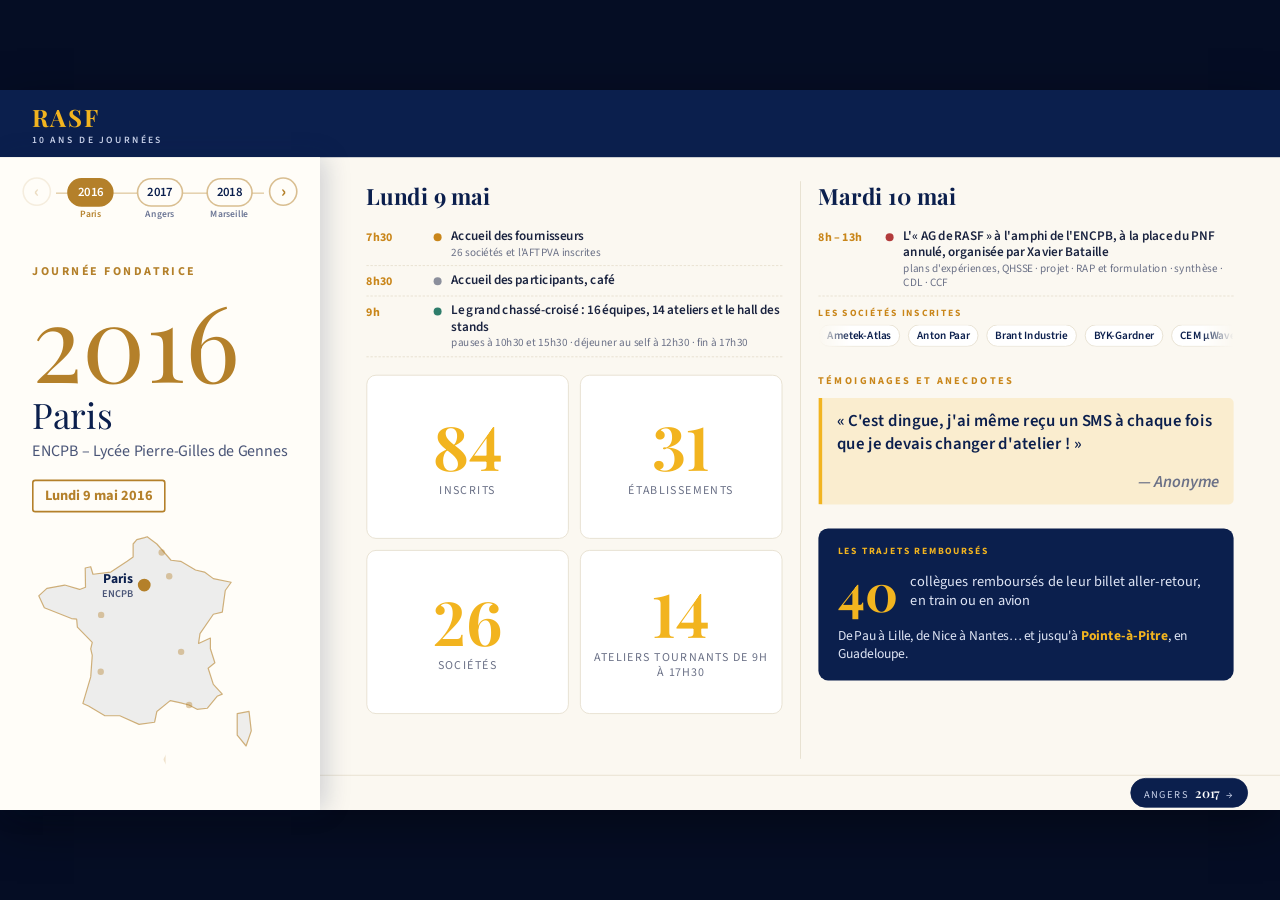
<file: 02-journees.html>
<!doctype html>
<html lang="fr">
<head>
<meta charset="utf-8"><meta name="robots" content="noindex">
<meta name="viewport" content="width=device-width, initial-scale=1">
<title>RASF 10 ans · Les Journées</title>
<link rel="preconnect" href="https://fonts.googleapis.com">
<link href="https://fonts.googleapis.com/css2?family=Playfair+Display:wght@600;700&family=Source+Sans+3:wght@400;600;700&family=Caveat:wght@700&display=swap" rel="stylesheet">
<style>
:root{
  --nuit:#0B1F4D; --nuit2:#13295f; --or:#F2B41F; --or-clair:#f7d27a;
  --papier:#FBF8F1; --encre:#1b2440; --gris:#6b7187; --trait:#e4dccb;
  --conf:#0B1F4D; --atelier:#2e7d6b; --visite:#8a5a9e; --fourn:#c9861a; --asso:#b23b3b; --convi:#8b8f9c;
}
*{box-sizing:border-box;margin:0;padding:0}
html,body{height:100%;background:#050d24;font-family:"Source Sans 3",system-ui,sans-serif;color:var(--encre)}
body{display:flex;align-items:center;justify-content:center;overflow:hidden}
#stage{width:1600px;height:900px;position:absolute;left:50%;top:50%;transform-origin:center center;background:var(--papier);display:grid;grid-template-rows:84px 1fr 44px;box-shadow:0 20px 60px rgba(0,0,0,.4)}
/* frise */
.frise{background:var(--nuit);display:flex;align-items:center;padding:0 40px;gap:6px;position:relative}
.frise .logo{font-family:"Playfair Display",serif;color:var(--or);font-size:30px;font-weight:700;letter-spacing:2px;margin-right:28px;white-space:nowrap}
.frise .logo small{display:block;font-family:"Source Sans 3";font-size:12px;letter-spacing:3px;color:#c9d2ea;font-weight:600}
#stage{grid-template-columns:minmax(0,1fr)}
.frise{min-width:0;overflow:hidden}
/* Sélecteur d'années : en haut du panneau bleu de gauche */
.selecteur{position:absolute;top:100px;left:28px;width:344px;height:84px;display:flex;align-items:center;gap:6px;z-index:6}
.selecteur .an{background:var(--nuit2);font-size:16px;padding:5px 11px}
.cartouche{padding-top:132px!important}
.selecteur .fenetre{align-items:flex-start;padding-top:10px}
.fenetre{flex:1;min-width:0;overflow:hidden;align-self:stretch;display:flex;align-items:center;position:relative}
.annees{display:flex;position:relative;transition:transform .6s cubic-bezier(.4,0,.2,1)}
.annees::before{content:"";position:absolute;left:0;right:0;top:50%;height:2px;background:rgba(242,180,31,.35)}
.annees .case{flex:none;display:flex;justify-content:center;position:relative}
.chev{all:unset;flex:none;cursor:pointer;width:32px;height:32px;margin-top:-30px;border-radius:50%;display:grid;place-items:center;font:700 22px/1 "Source Sans 3";color:var(--or);border:2px solid rgba(242,180,31,.5);transition:.15s}
.chev:hover{background:var(--or);color:var(--nuit)}
.chev:disabled{opacity:.25;cursor:default;background:none;color:var(--or)}
.frise .logo{margin-right:18px!important}
.an{position:relative;z-index:1;background:var(--nuit);border:2px solid rgba(242,180,31,.5);color:#dfe5f5;font:600 17px "Source Sans 3";padding:6px 12px;border-radius:20px;cursor:pointer;transition:.15s}
.an:hover{border-color:var(--or);color:#fff}
.an.on{background:var(--or);color:var(--nuit);border-color:var(--or)}
.an small{position:absolute;left:50%;top:calc(100% + 3px);transform:translateX(-50%);font:600 12px "Source Sans 3";color:#9fb0d8;white-space:nowrap;letter-spacing:.3px;pointer-events:none}
.an.on small{color:var(--or)}
.an.annule{text-decoration:line-through;opacity:.7}
/* fiche */
.fiche{display:grid;grid-template-columns:400px 1fr;min-height:0}
.cartouche{background:var(--nuit2);color:#fff;padding:44px 40px;display:flex;flex-direction:column;position:relative;overflow:hidden}
.cartouche::after{content:"";position:absolute;right:-70px;bottom:-70px;width:260px;height:260px;border:3px solid rgba(242,180,31,.25);clip-path:polygon(25% 5%,75% 5%,100% 50%,75% 95%,25% 95%,0 50%)}
.edition{color:var(--or);font-weight:700;letter-spacing:3px;text-transform:uppercase;font-size:15px}
.annee{font-family:"Playfair Display",serif;font-size:132px;line-height:1;color:var(--or);margin:8px 0 6px}
.ville{font-family:"Playfair Display",serif;font-size:44px;line-height:1.05}
.lieu{font-size:20px;color:#c9d2ea;margin-top:10px;line-height:1.3}
.dates{margin-top:22px;display:inline-block;align-self:flex-start;border:2px solid var(--or);color:var(--or);padding:6px 14px;border-radius:4px;font-weight:700;font-size:18px}
.statut{margin-top:16px;font-size:15px;color:var(--or-clair);font-style:italic;line-height:1.35}
.drole{margin-top:34px;position:relative;z-index:1;display:flex;flex-direction:column;gap:12px}
/* Signature : « Anonyme » laisse place au vrai nom, en fondu, à l'entrée comme à la sortie du survol */
.drole .sig{display:grid;justify-items:end;align-items:end;margin-top:8px;cursor:help;min-height:30px}
.drole .sig>span{grid-area:1/1;transition:opacity .45s ease,transform .45s cubic-bezier(.2,.7,.2,1)}
.drole .sig .anon{font-style:italic;font-weight:600;color:var(--gris)}
.drole .sig .vrai{display:block;font:700 36px "Playfair Display",serif;color:var(--asso);line-height:1.1;opacity:0;transform:translateY(8px) scale(.92);transform-origin:right bottom;pointer-events:none}
.drole .sig:hover .anon{opacity:0;transform:translateY(-6px)}
.drole .sig:hover .vrai{opacity:1;transform:none}
@keyframes demasque{from{opacity:0;transform:scale(.4) rotate(-6deg)}to{opacity:1;transform:none}}
.drole p.confetti{cursor:pointer}
.drole .lab{color:var(--fourn);font-weight:700;letter-spacing:3px;text-transform:uppercase;font-size:13px;animation:entre .6s ease both 2.1s}
.drole p{background:rgba(242,180,31,.16);border-left:5px solid var(--or);padding:14px 18px;font-size:21px;line-height:1.35;color:var(--nuit);font-weight:600;border-radius:0 6px 6px 0;animation:entre .8s cubic-bezier(.2,.7,.2,1) both;animation-delay:calc(2.4s + var(--i)*400ms)}
/* Ligne qui s'étire jusqu'en bas de la colonne (Restaurant 2021 : nuit blanche + médias) */
.item.etire{flex:1;align-items:stretch;margin-bottom:0}
.item.etire .corps{display:flex;flex-direction:column}
.item.etire .h.plage i{flex:1;height:auto!important;transform-origin:top;animation:descend 2.8s cubic-bezier(.45,0,.2,1) 1s both}
.item.etire .h.plage span:last-child{animation:entre .5s both 3.7s}
.item.etire.media .h.plage i{flex:none;height:34px!important;animation:none}
.item.etire.media .h.plage span:last-child{animation:none}
@keyframes descend{from{transform:scaleY(0)}to{transform:scaleY(1)}}
/* La zone jaune descend en même temps que le trait (fond porté par un pseudo-élément, pour ne pas rogner le zoom des photos) */
.item.fete.etire{position:relative;background:none;box-shadow:none}
.item.fete.etire::before{content:"";position:absolute;inset:0;z-index:-1;border-radius:8px;background:rgba(242,180,31,var(--a,.15));animation:zone 2.8s cubic-bezier(.45,0,.2,1) 1s both}
@keyframes zone{from{clip-path:inset(0 0 calc(100% - 92px) 0 round 8px)}to{clip-path:inset(0 0 0 0 round 8px)}}
.item.etire .pola{animation-delay:calc(2s + var(--i)*300ms)}
/* Photos de soirée façon polaroïd, dans la zone jaune */
.polas{position:relative;flex:1;min-height:200px;margin-top:10px}
.pola{position:absolute;width:120px;background:#fff;padding:6px 6px 20px;box-shadow:0 8px 18px rgba(11,31,77,.35);border-radius:2px;transform:rotate(var(--r));animation:tombe .7s cubic-bezier(.2,.9,.3,1.2) backwards;transition:transform .35s cubic-bezier(.2,.8,.2,1),box-shadow .35s;transform-origin:center bottom;cursor:zoom-in;animation-delay:calc(1.2s + var(--i)*350ms)}
.pola img{display:block;width:100%;height:120px;object-fit:cover;background:#222}
.pola span{position:absolute;left:0;right:0;bottom:2px;text-align:center;font:600 11px "Source Sans 3";color:#555;letter-spacing:.5px}
.pola.son button{display:flex;flex-direction:column;align-items:center;justify-content:center;gap:6px;width:100%;height:120px;border:0;background:var(--nuit);color:var(--or);font:700 15px "Source Sans 3";cursor:pointer}
.pola.son button b{font-size:38px;line-height:1}
.pola.son.joue button b{animation:zoomfete .8s ease-in-out infinite}
/* Survol : la photo se redresse et s'agrandit */
.pola:hover{transform:rotate(0) scale(2.3);z-index:20;box-shadow:0 24px 60px rgba(11,31,77,.55)}
.pola.son:hover{cursor:pointer}
.pola span.fort{font:700 15px "Playfair Display",serif;color:var(--nuit);letter-spacing:3px;bottom:1px}
@keyframes tombe{from{opacity:0;transform:translateY(-60px) rotate(calc(var(--r) - 25deg)) scale(1.3)}to{opacity:1;transform:rotate(var(--r))}}
.cartouche .source{margin-top:auto;font-size:12.5px;color:#8f9ac0;line-height:1.35;position:relative;z-index:1}
.jours{display:grid;grid-template-columns:1fr 1fr;gap:0;padding:30px 36px 20px;min-height:0}
.jours.large{grid-template-columns:1.5fr 1fr}
.jour{padding:0 22px;min-height:0;min-width:0;display:flex;flex-direction:column}
.jour+.jour{border-left:1px solid var(--trait)}
.jour h3{font-family:"Playfair Display",serif;font-size:28px;color:var(--nuit);display:flex;align-items:baseline;gap:12px;margin-bottom:14px}
.jour h3 span{font:600 15px "Source Sans 3";color:var(--gris);letter-spacing:1px;text-transform:uppercase}
.item{display:grid;grid-template-columns:74px 12px 1fr;gap:10px;padding:7px 0;border-bottom:1px dashed var(--trait);align-items:start}
.item:last-child{border-bottom:0}
.item.fete{background:rgba(242,180,31,var(--a,.15));border-bottom:0;margin:3px -10px;padding:8px 10px;border-radius:8px;box-shadow:0 2px 0 rgba(201,134,26,calc(var(--a,.15)*.6))}
.item.fete .h{color:var(--nuit)}
/* Plage horaire « début | trait vertical | fin » (restaurant qui s'éternise) */
.h.plage{display:flex;flex-direction:column;align-items:flex-start;line-height:1.1}
.h.plage i{display:block;width:2px;background:currentColor;margin:4px 0 4px 10px;border-radius:2px}
.h.plage span:last-child{white-space:normal}
.h.plage span.flou{filter:blur(2.6px)}
.item.fete .pt{background:var(--nuit)!important;margin-top:calc(var(--fs,16.5px)*.525 - 5px)}
.item.fete .q{color:#5a4a1e;margin-top:5px}
.item.fete .t{font-family:"Playfair Display",serif;line-height:1.05;color:var(--nuit)}
/* Lyon 2019 : Apéro et Restaurant zooment en boucle */
@keyframes zoomfete{0%,100%{transform:scale(1)}50%{transform:scale(1.18)}}
.item.fete.zoom .t{display:inline-block;transform-origin:left center;animation:zoomfete 1.6s ease-in-out infinite}
.item.fete.zoom+.item.fete.zoom .t{animation-delay:.8s}
.h{font-weight:700;color:var(--fourn);font-size:15px;padding-top:2px;font-variant-numeric:tabular-nums}
.pt{width:10px;height:10px;border-radius:50%;margin-top:7px}
.t{font-size:16.5px;line-height:1.25;font-weight:600}
.q{font-size:14px;color:var(--gris);line-height:1.25;margin-top:2px}
.vide{margin:auto;text-align:center;max-width:820px;padding:40px}
.vide blockquote{font-family:"Playfair Display",serif;font-size:30px;line-height:1.35;color:var(--nuit)}
.vide .chiffres{display:flex;justify-content:center;gap:56px;margin:36px 0 26px}
.vide .chiffres b{display:block;font-family:"Playfair Display",serif;font-size:72px;color:var(--or);line-height:1.1;margin-bottom:14px;font-variant-numeric:lining-nums}
.vide .chiffres span{font-size:16px;color:var(--gris);text-transform:uppercase;letter-spacing:1px}
.vide p{font-size:17px;color:var(--gris);line-height:1.45}
/* 2020 : la visio de l'époque (« tu me vois ? tu m'entends ? ») */
.visio{flex:1;display:flex;flex-direction:column;align-items:center;padding:6px 20px 0}
.visio .titre{font:700 34px "Playfair Display",serif;color:var(--nuit);text-decoration:line-through;text-decoration-color:var(--asso);text-decoration-thickness:3px}
.visio .sous{font-size:18px;color:var(--gris);margin:4px 0 18px}
.ecranv{background:#1f2430;border-radius:14px;padding:14px;box-shadow:0 16px 40px rgba(11,31,77,.35);width:1060px}
.mos{display:grid;grid-template-columns:repeat(3,1fr);gap:12px}
.tuile{position:relative;height:200px;border-radius:10px;overflow:hidden;background:linear-gradient(160deg,var(--c1),var(--c2));display:flex;align-items:flex-end;justify-content:center;outline:3px solid transparent;transition:outline-color .2s}
.tuile .perso{position:relative;width:120px;height:150px}
.tuile .perso::before{content:"";position:absolute;left:34px;top:18px;width:52px;height:52px;border-radius:50%;background:rgba(255,255,255,.85)}
.tuile .perso::after{content:"";position:absolute;left:10px;top:78px;width:100px;height:90px;border-radius:50px 50px 0 0;background:rgba(255,255,255,.85)}
.tuile .nom{position:absolute;left:8px;bottom:8px;background:rgba(0,0,0,.55);color:#fff;font-size:13px;padding:3px 8px;border-radius:5px;display:flex;gap:6px;align-items:center}
.tuile .mute{color:#ff5b5b;font-weight:700}
.tuile.parle{outline-color:#3ddc84}
.tuile.noire{background:#2a2f3c;align-items:center}
.tuile.noire .ini{width:84px;height:84px;border-radius:50%;background:var(--c1);color:#fff;font:700 34px "Source Sans 3";display:flex;align-items:center;justify-content:center}
.tuile.fige .perso{filter:blur(5px) saturate(.4);transform:translateX(18px) skewX(-8deg)}
.tuile .bandeau{position:absolute;top:0;left:0;right:0;background:rgba(0,0,0,.6);color:#ffd166;font-size:13px;padding:5px 10px;text-align:center}
.tuile.recon{background:#2a2f3c;align-items:center;flex-direction:column;justify-content:center;color:#c9d2ea;font-size:15px;gap:10px}
.tuile.recon i{width:34px;height:34px;border-radius:50%;border:4px solid rgba(255,255,255,.2);border-top-color:#fff;animation:tourne 1s linear infinite}
.tuile.couche{align-items:center}.tuile.couche .perso{transform:rotate(-90deg)}
@keyframes tourne{to{transform:rotate(360deg)}}
.bulle{position:absolute;left:50%;top:8px;transform:translateX(-50%);background:#fff;color:var(--nuit);font:700 19px "Source Sans 3";padding:8px 14px;border-radius:14px;white-space:nowrap;box-shadow:0 6px 16px rgba(0,0,0,.35);animation:bulle 2.4s ease both;z-index:2}
.bulle::after{content:"";position:absolute;left:50%;bottom:-8px;margin-left:-8px;border:8px solid transparent;border-bottom:0;border-top-color:#fff}
@keyframes bulle{0%{opacity:0;transform:translateX(-50%) scale(.5)}10%{opacity:1;transform:translateX(-50%) scale(1.08)}16%{transform:translateX(-50%) scale(1)}85%{opacity:1}100%{opacity:0}}
.barrev{display:flex;justify-content:center;gap:14px;margin-top:14px}
.barrev span{width:46px;height:46px;border-radius:50%;background:#3a4050;color:#fff;display:flex;align-items:center;justify-content:center;font-size:20px;position:relative}
.barrev span.off{background:#e5484d}
.barrev span.quit{width:auto;padding:0 20px;border-radius:23px;background:#e5484d;font:700 15px "Source Sans 3"}
.visio .note{margin-top:16px;font-size:17px;color:var(--gris)}
/* 2017 : cercle dessiné à la main autour de la soirée = thématique récurrente */
.jour{position:relative}
.cercle{position:absolute;pointer-events:none;overflow:visible;z-index:3}
.cercle rect{fill:none;stroke:#e0703f;stroke-width:5;stroke-linecap:round;stroke-dasharray:1.15 1.15;stroke-dashoffset:1.15;animation:trace 1.3s cubic-bezier(.5,0,.3,1) 1.6s forwards}
@keyframes trace{to{stroke-dashoffset:0}}
.recurrent{position:absolute;font:700 34px "Caveat",cursive;color:#e0703f;transform:rotate(-4deg);white-space:nowrap;z-index:3;pointer-events:none;animation:entre .6s both 2.9s}
.recurrent .rec-liste{display:block;margin:4px 0 0 18px;font-size:27px;line-height:1.15}
.recurrent .rec-liste span{display:block}
.recurrent .rec-liste span::before{content:"– "}
html.apercu .cercle rect{stroke-dashoffset:0}
/* 2018 : pastis (effet ouzo), animation discrète */
.scene{flex:1;display:flex;align-items:center;justify-content:center;gap:20px;padding-top:6px;min-height:0}
.pastis{margin:0;text-align:center}
.pastis figcaption{font:700 22px "Caveat",cursive;color:#7a4f0c;line-height:1.05;margin-top:2px}
.pastis .liquide{fill:#d9a21c;animation:remplir-pastis 2.8s cubic-bezier(.45,0,.2,1) 1s both,louche 7s ease-in-out 4.2s infinite}
@keyframes remplir-pastis{from{transform:translateY(84px)}to{transform:translateY(0)}}
.pastis .eau{fill:#cfe8f3;opacity:0;animation:verse 7s ease-in-out 4.2s infinite}
.pastis .goutte{fill:#8fc3dc;opacity:0;animation:goutte 7s ease-in 4.2s infinite}
.pastis .g2{animation-delay:4.45s}.pastis .g3{animation-delay:4.7s}
@keyframes goutte{0%{opacity:0;transform:translateY(0)}4%{opacity:1}22%{opacity:1;transform:translateY(80px)}26%,100%{opacity:0;transform:translateY(80px)}}
@keyframes verse{0%,15%{opacity:0}25%,55%{opacity:.9}70%,100%{opacity:0}}
@keyframes louche{0%,20%{fill:#d9a21c}45%,85%{fill:#f2e3a6}100%{fill:#d9a21c}}
/* 2021 : la nuit blanche n'en finit pas — le trait s'allonge et la page défile vers le bas */
.jours.defile{overflow:hidden}
.h.plage{position:relative}
.h.plage em.marque{position:absolute;left:18px;font:700 15px "Source Sans 3";font-style:normal;color:var(--nuit);white-space:nowrap}
/* Carte de France dans le cartouche : point de la ville de l'édition */
.carte-fr{margin-top:22px;position:relative;z-index:1}
.carte-fr .pays{fill:rgba(255,255,255,.07);stroke:rgba(242,180,31,.55);stroke-width:1.5;stroke-linejoin:round}
.carte-fr .seg{fill:none;stroke:rgba(242,180,31,.45);stroke-width:1.6;stroke-dasharray:1 1;stroke-dashoffset:1;animation:trace .45s linear forwards;animation-delay:calc(.5s + var(--k)*.4s)}
.carte-fr .seg.dernier{stroke:var(--or);stroke-width:2.6;filter:drop-shadow(0 0 3px rgba(242,180,31,.8))}
html.apercu .carte-fr .seg{stroke-dashoffset:0}
.carte-fr .autre{fill:rgba(242,180,31,.35)}
.carte-fr .ici{fill:var(--or)}
.carte-fr .onde{fill:none;stroke:var(--or);stroke-width:2;transform-box:fill-box;transform-origin:center;animation:onde 1.8s ease-out .8s infinite}
@keyframes onde{from{transform:scale(1);opacity:.9}to{transform:scale(4);opacity:0}}
.carte-fr{overflow:visible}
.carte-fr .ancienne{fill:#c9d2ea;opacity:.75;font:600 12px "Source Sans 3";animation:entre .6s both .6s}
.carte-fr .nom{fill:#fff;font:700 17px "Source Sans 3"}
.carte-fr .lyc{fill:#c9d2ea;font:600 13px "Source Sans 3"}
/* Book des Journées : pages en vignettes, agrandies au survol */
.book{margin-top:30px}
.book .lab{color:var(--fourn);font-weight:700;letter-spacing:3px;text-transform:uppercase;font-size:13px;margin-bottom:12px}
.book .pages{display:flex;gap:14px}
.book img{width:92px;height:122px;object-fit:cover;border-radius:4px;box-shadow:0 8px 18px rgba(11,31,77,.3);transform-origin:center bottom;transition:transform .35s cubic-bezier(.2,.8,.2,1),box-shadow .35s;cursor:zoom-in;position:relative;animation:entre .6s backwards;animation-delay:calc(1s + var(--i)*200ms)}
.book img:last-child{transform-origin:right bottom}
.book img:first-child{transform-origin:left bottom}
.book img:hover{transform:scale(3.4);z-index:20;box-shadow:0 30px 70px rgba(11,31,77,.6)}
/* 2025 : les jeunes arrivent à 11h après leur nuit à La Chapelle — carte néon */
.item.jeunes{grid-template-columns:74px 12px 1fr 100px;background:#120a2e;border-radius:10px;margin:4px -10px;padding:10px;border-bottom:0;border:3px solid #ff6fcf;box-shadow:0 0 6px #ff3fb4,0 0 16px #ff3fb4,0 0 36px rgba(255,63,180,.75),0 0 70px rgba(255,63,180,.35),inset 0 0 12px rgba(255,63,180,.55);animation:entre .5s cubic-bezier(.2,.7,.2,1) both,neonbord 4s infinite 1.2s;animation-delay:calc(.35s + var(--i)*70ms),1.2s}
@keyframes neonbord{0%,100%{border-color:#ff6fcf;box-shadow:0 0 6px #ff3fb4,0 0 16px #ff3fb4,0 0 36px rgba(255,63,180,.75),0 0 70px rgba(255,63,180,.35),inset 0 0 12px rgba(255,63,180,.55)}
 50%{border-color:#ff9be0;box-shadow:0 0 8px #ff3fb4,0 0 24px #ff3fb4,0 0 52px rgba(255,63,180,.9),0 0 96px rgba(255,63,180,.5),inset 0 0 18px rgba(255,63,180,.7)}
 70%,74%{border-color:#7a2a5c;box-shadow:0 0 2px rgba(255,63,180,.3),inset 0 0 4px rgba(255,63,180,.2)}72%,76%{border-color:#ff6fcf}}
.item.jeunes .h{color:#ff7fd0}
.item.jeunes .t{color:#fff;font:700 24px "Playfair Display",serif;text-shadow:0 0 8px #ff3fb4,0 0 18px #ff3fb4;animation:neon 3.2s infinite 1.5s}
.item.jeunes .q{color:#d9c8ff;font-size:14.5px;margin-top:4px}
@keyframes neon{0%,18%,22%,62%,64%,100%{opacity:1}20%,63%{opacity:.35}}
.vitrail{display:flex;flex-direction:column;align-items:center;gap:2px;text-decoration:none;color:#ff7fd0;font:700 11px "Source Sans 3"}
.vitrail .faisceau{transform-origin:45px 60px;animation:balaye 2.6s ease-in-out infinite alternate}
@keyframes balaye{from{transform:rotate(-35deg)}to{transform:rotate(35deg)}}
/* Paris 2024 : la soirée vire au lever du jour (dégradé jaune → nuit → aube, soleil qui se lève) */
.item.fete.aube{position:relative;overflow:hidden;background:linear-gradient(180deg,rgba(242,180,31,var(--a)) 0%,rgba(242,180,31,var(--a)) 45%,#f6b043 72%,#f39a5b 90%,#ffcf7a 100%)}
.item.fete.aube>*{position:relative;z-index:1}
.item.fete.aube::after{content:"";position:absolute;right:70px;bottom:-34px;width:78px;height:78px;border-radius:50%;background:radial-gradient(circle,#fff8d6 0%,#ffd75a 45%,#ff9d3d 68%,rgba(255,157,61,0) 72%);box-shadow:0 0 40px 12px rgba(255,190,90,.55);animation:leve 3.5s cubic-bezier(.2,.7,.2,1) 1.2s both}
@keyframes leve{from{transform:translateY(46px);opacity:.3}to{transform:translateY(0);opacity:1}}
/* 2019 : la charcuterie lyonnaise arrive pendant que le trait descend, puis se balance doucement */
.scene.lyon{gap:26px;justify-content:center}
.mets{margin:0;text-align:center;animation:mets-arrive .7s cubic-bezier(.2,.9,.3,1.3) both,mets-balance 3s ease-in-out infinite;animation-delay:calc(1.4s + var(--k)*.9s),calc(4.2s + var(--k)*.5s)}
.mets svg{width:100%;max-width:150px;height:auto}
.scene.lyon{min-width:0;max-width:100%}
.scene.lyon .mets{flex:1 1 0;min-width:0}
.mets figcaption{white-space:nowrap}
.mets figcaption{font:700 22px "Caveat",cursive;color:#7a1530;margin-top:4px}
@keyframes mets-arrive{from{opacity:0;transform:translateY(-50px) rotate(-12deg) scale(.6)}to{opacity:1;transform:none}}
@keyframes mets-balance{0%,100%{transform:rotate(0)}50%{transform:rotate(-4deg) translateY(-3px)}}
/* 2016 : grille de rotation animée */
.rotation{position:relative;margin-top:14px}
.rotation .sms{position:absolute;right:0;top:-6px;display:flex;align-items:center;gap:6px;background:var(--nuit);color:#fff;font:700 13px "Source Sans 3";padding:5px 10px;border-radius:14px;opacity:0}
.rotation .sms.ping{animation:ping 1.5s ease both}
@keyframes ping{0%{opacity:0;transform:translateY(6px) scale(.8)}12%,70%{opacity:1;transform:none}100%{opacity:0}}
.grille{display:grid;grid-template-columns:34px repeat(var(--n),1fr);gap:2px;margin-top:26px;font-size:10.5px}
.grille b{font:700 11px "Source Sans 3";color:var(--fourn);text-align:center;padding:2px 0;border-radius:4px;transition:.3s}
.grille b.actif{background:var(--or);color:var(--nuit)}
.grille i{font:700 10.5px "Source Sans 3";font-style:normal;color:var(--gris);align-self:center}
.grille span{height:19px;line-height:19px;text-align:center;white-space:nowrap;overflow:hidden;border-radius:3px;background:hsl(var(--h,0),45%,88%);color:hsl(var(--h,0),45%,25%);font-weight:600;transition:transform .3s,box-shadow .3s,opacity .3s;opacity:.55}
.grille span.hall{background:rgba(242,180,31,.35);color:#7a4f0c}
.grille span.libre{background:transparent;border:1px dashed var(--trait);color:var(--gris);font-style:italic}
.grille span.actif{opacity:1;transform:scale(1.08);box-shadow:0 2px 6px rgba(11,31,77,.25);z-index:1}
/* 2016 : coupe du lycée et bandeau des sociétés */
.batiment{margin-top:14px}
.batiment .lab,.bandeau .lab{color:var(--fourn);font-weight:700;letter-spacing:2px;text-transform:uppercase;font-size:12px;margin-bottom:6px}
.coupe{position:relative;border:2px solid var(--nuit);border-radius:6px 6px 0 0;padding:6px 6px 0;background:#fff;display:flex;flex-direction:column;gap:4px}
.coupe .niv{display:flex;gap:5px;align-items:stretch;height:84px;border-bottom:1px dashed var(--trait)}
.coupe .niv:last-of-type{border-bottom:0;height:112px}
.coupe em{width:56px;flex:none;font:700 13px "Source Sans 3";font-style:normal;color:var(--gris);align-self:center}
.coupe .salle{flex:1;min-width:0;border-radius:5px;background:#eef1f8;font:600 12px "Source Sans 3";color:var(--gris);padding:3px 5px}
.coupe .salle.hall{flex:1;background:rgba(242,180,31,.25);color:#7a4f0c;font-size:13px}
.batiment{position:relative}
.batiment .heure{float:right;font:700 14px "Source Sans 3";color:var(--nuit);background:var(--or);border-radius:10px;padding:1px 10px;letter-spacing:0}
.batiment .sms{position:absolute;right:0;top:-30px;display:flex;align-items:center;gap:6px;background:var(--nuit);color:#fff;font:700 13px "Source Sans 3";padding:5px 10px;border-radius:14px;opacity:0;z-index:3}
.batiment .sms.ping{animation:ping 2.6s ease both}
.coupe .eq{position:absolute;left:0;top:0;width:44px;height:22px;border-radius:11px;background:#2e8b8b;color:#fff;font:700 11px/22px "Source Sans 3";font-style:normal;text-align:center;transition:left 1.6s cubic-bezier(.4,0,.2,1),top 1.6s cubic-bezier(.4,0,.2,1),opacity .4s;box-shadow:0 1px 3px rgba(0,0,0,.3)}
.coupe .eq.paire{background:#8a5a9e}
.coupe .eq.libre{opacity:.45}
.bandeau{margin-top:12px;min-width:0;max-width:100%}
.bandeau .defil{overflow:hidden;mask-image:linear-gradient(90deg,transparent,#000 8%,#000 92%,transparent)}
.bandeau .piste{display:flex;gap:10px;width:max-content;animation:defile 40s linear infinite}
.bandeau .piste span{font:600 14px "Source Sans 3";color:var(--nuit);background:#fff;border:1px solid var(--trait);border-radius:14px;padding:3px 10px;white-space:nowrap}
@keyframes defile{to{transform:translateX(-50%)}}
/* 2016 : chiffres de la journée fondatrice */
.trajets{margin-top:30px;background:var(--nuit);color:#fff;border-radius:12px;padding:20px 24px;animation:entre .6s both;animation-delay:1.4s}
.trajets .lab{color:var(--or)!important;font-weight:700;letter-spacing:2px;text-transform:uppercase;font-size:12px;margin-bottom:10px}
.trajets .tr-corps{display:flex;align-items:center;gap:16px}
.trajets .tr-corps b{font:700 64px/1 "Playfair Display",serif;color:var(--or)}
.trajets .tr-corps span{font-size:18px;line-height:1.3;color:#dfe5f5}
.trajets p{margin-top:12px;font-size:17px;line-height:1.4;color:#dfe5f5}
.trajets p strong{color:var(--or)}
.trajets small{display:block;margin-top:10px;font-size:13px;color:#9fb0d8;letter-spacing:.5px}
.mini-chiffres{display:grid;grid-template-columns:repeat(2,1fr);grid-auto-rows:1fr;gap:14px;margin-top:22px;flex:1;min-height:0;margin-bottom:56px}
.mini-chiffres div{display:flex;flex-direction:column;align-items:center;justify-content:center;background:#fff;border:1px solid var(--trait);border-radius:12px;padding:10px}
.mini-chiffres div{text-align:center;animation:entre .6s both;animation-delay:calc(1s + var(--i)*150ms)}
.mini-chiffres b{display:block;font:700 76px "Playfair Display",serif;color:var(--or);line-height:1;font-variant-numeric:lining-nums}
.mini-chiffres span{font-size:15px;color:var(--gris);text-transform:uppercase;letter-spacing:1.5px;margin-top:8px;line-height:1.3;text-align:center}
/* légende */
.frise{grid-row:1;grid-column:1}.fiche{grid-row:2/4;grid-column:1}
/* Le panneau de gauche descend jusqu'en bas ; le contenu de droite s'arrête au-dessus de la barre des années */
.fiche>*:not(.cartouche){margin-bottom:44px;min-height:0}
/* Panneau clair avec ombre portée : fond papier chaud, texte bleu nuit, or foncé lisible sur clair */
.cartouche,.selecteur{--or:#B4802A}
.cartouche{background:#fffdf8!important;color:var(--nuit)!important;box-shadow:8px 0 30px rgba(11,31,77,.18);z-index:3}
.cartouche::after{border-color:rgba(180,128,42,.22)!important}
.cartouche .ville{color:var(--nuit)}
.cartouche .lieu{color:#4a5577}
.cartouche .statut{color:#8a6420}
.cartouche .source{color:#6b7594!important}
.cartouche .carte-fr .pays{fill:rgba(11,31,77,.07);stroke:rgba(180,128,42,.6)}
.cartouche .carte-fr .seg{stroke:rgba(140,96,28,.8);stroke-width:2}
.cartouche .carte-fr .seg.dernier{stroke:var(--or);filter:drop-shadow(0 0 3px rgba(180,128,42,.5))}
.cartouche .carte-fr .autre{fill:rgba(180,128,42,.4)}
.cartouche .carte-fr .nom{fill:var(--nuit)}
.cartouche .carte-fr .lyc,.cartouche .carte-fr .ancienne{fill:#4a5577}
.selecteur .an{background:#fffdf8;color:var(--nuit);border-color:rgba(180,128,42,.5)}
.selecteur .an:hover{border-color:var(--or);color:var(--nuit)}
.selecteur .an.on{background:var(--or);color:#fff;border-color:var(--or)}
.selecteur .an small{color:#6b7594}.selecteur .an.on small{color:var(--or)}
.selecteur .annees::before{background:rgba(180,128,42,.35)}
.selecteur .chev{color:var(--or);border-color:rgba(180,128,42,.5)}
.selecteur .chev:hover{background:var(--or);color:#fff}
.selecteur{z-index:7}
.molette-aide{position:absolute;right:18px;bottom:14px;font:600 14px "Source Sans 3";color:var(--nuit);background:#fff;border-radius:14px;padding:4px 12px;box-shadow:0 2px 8px rgba(11,31,77,.15);transition:opacity .4s;animation:molette 1.8s ease-in-out infinite;pointer-events:none}
.molette-aide b{color:var(--fourn)}
@keyframes molette{0%,100%{transform:translateY(0)}50%{transform:translateY(4px)}}
.item.a-champ{position:relative;overflow:visible}
.champ{position:absolute;right:10px;top:50%;width:150px;height:106px;margin-top:-58px;pointer-events:none;overflow:visible}
.champ .verre{fill:none;stroke:var(--nuit);stroke-width:2.4;stroke-linecap:round;stroke-linejoin:round}
.champ .vin{fill:#d9961c;transform-box:fill-box;transform-origin:bottom;transform:scaleY(0);animation:champ-rempli 1.4s cubic-bezier(.3,.6,.3,1) 1.4s forwards}
.champ .bul{fill:#fff;opacity:0;animation:champ-bulle 1.6s ease-in infinite;animation-delay:calc(2.6s + var(--k)*.32s)}
.champ .flute{animation:champ-g 3.2s cubic-bezier(.4,0,.2,1) 3s infinite}
.champ .f2{animation-name:champ-d}
.champ .etincelle{fill:var(--or);opacity:0;transform-origin:80px 16px;animation:champ-tinte 3.2s ease 3s infinite}
@keyframes champ-rempli{to{transform:scaleY(.78)}}
@keyframes champ-bulle{0%{opacity:0;transform:translateY(0)}15%{opacity:.95}100%{opacity:0;transform:translateY(-44px)}}
@keyframes champ-g{0%,60%,100%{transform:rotate(0)}22%,32%{transform:rotate(14deg)}}
@keyframes champ-d{0%,60%,100%{transform:rotate(0)}22%,32%{transform:rotate(-14deg)}}
@keyframes champ-tinte{0%,20%{opacity:0;transform:scale(.4)}26%{opacity:1;transform:scale(1.15)}40%{opacity:0;transform:scale(1.4)}100%{opacity:0}}
html.apercu .champ *{animation:none!important}html.apercu .champ .vin{transform:scaleY(.78)}
.legende.nav-ans{grid-row:3;grid-column:1;margin-left:400px;position:relative;z-index:2;background:var(--papier);justify-content:space-between;padding:0 40px}
.nav-ans button{all:unset;cursor:pointer;display:inline-flex;align-items:baseline;gap:8px;line-height:1;font:400 13px "Source Sans 3";letter-spacing:2px;text-transform:uppercase;color:#c9d2ea;background:var(--nuit);border:1px solid var(--nuit);border-radius:20px;padding:7px 16px 6px;transition:background .25s ease,color .25s ease,border-color .25s ease,transform .25s ease}
.nav-ans button b{font:600 16px "Playfair Display",serif;letter-spacing:0;text-transform:none;color:#fff;margin:0;transition:color .25s ease}
.nav-ans button:hover{background:#fff;color:var(--nuit);border-color:var(--nuit);transform:translateY(-1px)}
.nav-ans button:hover b{color:var(--nuit)}
.nav-ans button[hidden]{display:none}
.nav-ans .vide{flex:1}
.legende{display:flex;align-items:center;gap:26px;padding:0 40px;border-top:1px solid var(--trait);font-size:14px;color:var(--gris)}
.legende i{display:inline-block;width:10px;height:10px;border-radius:50%;margin-right:7px;vertical-align:-1px}
.legende .nav{margin-left:auto;font-size:13px}
@keyframes entre{from{opacity:0;transform:translateY(18px)}to{opacity:1;transform:none}}
@keyframes entreG{from{opacity:0;transform:translateX(-30px)}to{opacity:1;transform:none}}
@keyframes grandit{from{opacity:0;transform:scale(.7)}to{opacity:1;transform:none}}
.cartouche>*{animation:entreG .7s cubic-bezier(.2,.7,.2,1) both}
.cartouche>:nth-child(2){animation:grandit .8s cubic-bezier(.2,.7,.2,1) .1s both}
.cartouche>:nth-child(3){animation-delay:.25s}.cartouche>:nth-child(4){animation-delay:.35s}.cartouche>:nth-child(5){animation-delay:.45s}
.jour h3{animation:entre .5s both .2s}
.item{animation:entre .5s cubic-bezier(.2,.7,.2,1) both;animation-delay:calc(.35s + var(--i)*70ms)}
.vide>*{animation:entre .7s both}.vide>:nth-child(2){animation-delay:.3s}.vide>:nth-child(3){animation-delay:.6s}
@media (prefers-reduced-motion: reduce){*{animation:none!important}}
</style>
</head>
<body>
<script>if(new URLSearchParams(location.search).has('apercu'))document.documentElement.classList.add('apercu')</script>
<style>html.apercu *{animation:none!important}</style>
<div id="stage">
  <div class="frise">
    <div class="logo">RASF<small>10 ANS DE JOURNÉES</small></div>
  </div>
  <div class="fiche" id="fiche"></div>
  <div class="selecteur">
    <button class="chev" id="chevG" type="button" aria-label="Années précédentes">‹</button>
    <div class="fenetre" id="fenetre"><div class="annees" id="annees"></div></div>
    <button class="chev" id="chevD" type="button" aria-label="Années suivantes">›</button>
  </div>
  <div class="legende nav-ans"><button id="anPrec" type="button"></button><span class="vide"></span><button id="anSuiv" type="button"></button></div>
</div>
<script src="coffre.js"></script>
<script>
const C={c:"conf",a:"atelier",v:"visite",f:"fourn",s:"asso",r:"convi",x:"convi",j:"mauve"};
/* Soirée (type "x") : la taille grandit d'année en année, effet comique voulu */
const fete=an=>16.5+4.5*Math.max(0,an-2017);
/* Fond doré : très transparent en 2017, de plus en plus opaque jusqu'en 2026 */
const feteA=an=>Math.min(1,.12+.88*Math.max(0,an-2017)/9).toFixed(2);
const E=[
{an:2016,ed:"Journée fondatrice",ville:"Paris",lieu:"ENCPB – Lycée Pierre-Gilles de Gennes",dates:"Lundi 9 mai 2016",
 jours:["Lundi 9 mai","Mardi 10 mai"],
 v:[["7h30","Accueil des fournisseurs","26 sociétés et l'AFTPVA inscrites","f"],["8h30","Accueil des participants, café","","r"],["9h","Le grand chassé-croisé : 16 équipes, 14 ateliers et le hall des stands","pauses à 10h30 et 15h30 · déjeuner au self à 12h30 · fin à 17h30","a"]],
 rotation:true,
 s:[["8h – 13h","L'« AG de RASF » à l'amphi de l'ENCPB, à la place du PNF annulé, organisée par Xavier Bataille","plans d'expériences, QHSSE · projet · RAP et formulation · synthèse · CDL · CCF","s"]],
 chiffres:[["84","inscrits"],["31","établissements"],["26","sociétés"],["14","ateliers tournants de 9h à 17h30"]],
 societes:["Ametek-Atlas","Anton Paar","Brant Industrie","BYK-Gardner","CEM µWaves","Datacolor","Elcometer","Erichsen","ES France","Konica Minolta","Krüss","Labomat","Labo Moderne","Lamy Rheology","MAC Technologie","Malvern","Metrohm","Monaderm","MTS Systems","PerkinElmer","Proxes","Shimadzu","Thermo Fisher","VMI","VWR","X-Rite","AFTPVA"],
 trajets:true,drole:[{t:"« C'est dingue, j'ai même reçu un SMS à chaque fois que je devais changer d'atelier ! »",anon:"Anonyme",vrai:"Eric Winckler, Calais"}],
 src:"rasf.fr/journees-rasf ; dossier Drive du 9 mai 2016 (pré-programme, inscriptions) ; mails de 2016"},
{an:2017,ed:"2es Journées",ville:"Angers",lieu:"ETSCO",dates:"24 – 25 novembre 2017",cercle:true,
 drole:[{t:"Vague souvenir : un atelier de pénétrométrie… sur des oursons. C'était le tout début, peut-être même pas aux Journées, mais rendu possible par l'association.",anon:"Anonyme",vrai:"Chloé Rémaud, Nantes"}],
 v:[["ap.-midi","Visite d'entreprise","","v"],["soir","Apéro","discussion sur le projet, avec P. Goutverg, B. Manuel","x"],["20h30|minuit|18","Restaurant","","x"]],
 s:[["9h30","Accueil, café","","r"],["10h","Conférence plénière","T. Benvegnu, Surfact'Green","c"],["11h","Stands fournisseurs","","f"],["12h","Déjeuner","","r"],["13h","Atelier CCF4","J.-L. Dormieux, E. Amadei, J. Pouard, P. Agulhon","a"],["14h30","Stands fournisseurs","","f"],["15h30","Atelier E4","E. Ramel, N. Pierquet, V. Antzoulatos","a"],["17h","Débats et conclusion","","s"]],
 src:"rasf.fr/journees-rasf"},
{an:2018,ed:"3es Journées",ville:"Marseille",lieu:"Lycée Jean Perrin",dates:"23 – 24 novembre 2018",scene:"marseille",
 v:[["14h30","L'écocatalyse","Claude Grison","c"],["15h45","Analyse & métrologie","Jérôme Randon","c"],["","Pause avec les équipementiers","","f"],["17h","Cosmétique","Philippe Picerrelle","c"],["17h30","Ateliers Minitab · Analyse sensorielle","C. Roussel · M. Barbé","a"],["soir","Apéro & Pétanque","bilan des évaluations (projets, stages), avec P. Goutverg","x"],["20h30|2h du mat|34","Restaurant","","x","etire"]],
 s:[["9h","Accueil, café","","r"],["9h30","Retours d'expériences des CCF4","J.-L. Dormieux","s"],["11h","Ateliers Analyse sensorielle · Usages du numérique","M. Barbé · M.-O. Reula","a"],["12h30","Apéro-repas avec les équipementiers","","f"],["14h","« Bornage » des capacités : analyse, synthèse, formulation","X. Bataille · E. Amadéi, C. Roussel · C. Debaig, M.-O. Reula, B. Manuel","a"]],
 src:"rasf.fr/journees-rasf"},
{an:2019,ed:"4es Journées",ville:"Lyon",lieu:"Lycée La Martinière-Diderot, site Augustins",dates:"29 – 30 novembre 2019",
 v:[["14h","Visite Solvay : laboratoire d'analyse, atelier vanilline","","v"],["17h45","Présentations des fournisseurs","","f"],["18h15","Encres industrielles : application, formulation, réglementation","R. Gloriès, Zeller+Gmelin","c"],["19h","Résultats du test statistique national","","s"],["19h30","Apéro","« verre de l'amitié »","r"],["20h30|2h du mat|34","Restaurant","lyonnais","r"]],
 s:[["8h30","Accueil, café","","r"],["9h","Polymères verts : réalité vs utopie","T. Hamaide, IMP Lyon","c"],["9h45","Stands fournisseurs","","f"],["10h15","Table ronde : poursuites d'études et recrutement","","c"],["11h45","Remise des prix « Mon projet en 180 s »","","s"],["12h","Vie de l'association, nouveau drive","","s"],["14h","Ateliers : bornage, CCF4, rhéologie, ESLV, compétence CCF","","a"],["16h","Utilisation de Minitab","P. Triboulet","a"],["17h","Clôture","","s"]],
 src:"rasf.fr/journees-rasf"},
{an:2020,ed:"5es Journées",ville:"Valenciennes",lieu:"Lycée de l'Escaut",dates:"20 – 21 novembre 2020",annule:true,visio:true,
 vide:{citation:"Journées annulées.",chiffres:[],note:"Le programme prévu est repris presque à l'identique en novembre 2021, au lycée de l'Escaut."},
 src:"rasf.fr/journees-rasf"},
{an:2021,ed:"5es Journées",ville:"Valenciennes",lieu:"Lycée de l'Escaut",dates:"19 – 20 novembre 2021",nuit:true,
 drole:["Christophe Roussel met en scène son show mathématiques… avec son fils, dispute jouée comprise.","« C'était tellement bien joué que j'y ai cru et ai été très mal à l'aise ! » — Françoise Rivoal"],
 photos:[{f:"2021-valenciennes/soiree-2.jpg",x:2,y:8,r:-7},{f:"2021-valenciennes/soiree-1.jpg",x:147,y:0,r:4},{f:"2021-valenciennes/soiree-3.jpg",x:16,y:110,r:3},{f:"2021-valenciennes/soiree-5.jpg",x:150,y:112,r:-3,l:"Sirtaki !",fort:1},{f:"2021-valenciennes/soiree-son.m4a",x:288,y:116,r:5,son:1,l:"le son"},{f:"2021-valenciennes/soiree-4.jpg",x:288,y:34,r:-4,l:"GOAT",fort:1}],
 v:[["13h30","Accueil, exposants","","f"],["14h","Plans d'expérience et ACP : les cocktails","C. Pierlot (Univ. Lille), V. Guiller (Fuchs), P. Chiapa (JMP)","c"],["16h","Pause, exposants","","f"],["16h15","Formulation et oxydation des parfums","V. Rataj, Univ. Lille","c"],["17h","Histoire des cristaux","B. Maitte, Univ. Lille","c"],["18h30","Apéro","« pot, exposants »","x"],["20h30|nuit blanche|56","Restaurant","grec, avec danse sirtaki","x","etire"]],
 s:[["9h","Présentation des exposants","","f"],["9h30","Ateliers Adhésifs thermofusibles · Polymères","L. Fabre · J. Pouard","a"],["12h","Vie de l'association","","s"],["12h30","Déjeuner, exposants","","r"],["14h","Bornage des capacités : analyse, synthèse, formulation","X. Bataille · E. Amadéi · P. Goutverg","a"],["15h","Ateliers Métrologie · Conduite de projet","C. Findeling","a"],["16h","Bilan, passage de témoin","","s"],["16h30","Clôture","","s"]],
 src:"rasf.fr/journees-rasf"},
{an:2022,ed:"6es Journées",ville:"Reims",lieu:"Lycée Hugues Libergier",dates:"18 – 19 novembre 2022",
 photos:[{f:"2022-reims/reims-1.jpg",x:6,y:22,r:-6},{f:"2022-reims/reims-2.jpg",x:148,y:0,r:3},{f:"2022-reims/reims-3.jpg",x:288,y:26,r:-3,l:"la team de Nantes"}],
 drole:["Une altercation simulée en pleine présentation de Xavier Bataille : le prétexte trouvé avec Christophe Roussel pour qu'il prenne la main.","« Une petite équipe de chimie (4, maintenant 3) : c'est aussi avec ce genre d'événement qu'on a forgé une véritable cohésion. » — l'équipe de Nantes"],
 v:[["14h","Ouverture","","s"],["14h15","Le champagne : la chimie, de l'élaboration aux bulles","C. Bliard, Université de Reims","c"],["15h15","Le suivi analytique des vins de Champagne","M.-C. Bertemès, Moët & Chandon","c"],["16h15","Pause, stands des exposants","","f"],["17h15","La formulation des adhésifs","L. Dupuis, Ictyodev","c"],["18h15","Dégustation de champagne","Griffon-Trichet","x"],["20h30","Restaurant","à l'Apostrophe","x","media"]],
 s:[["9h","La photochimie en synthèse organique","N. Hoffmann, ICMR","c"],["10h","Utilisation des statistiques en BTS","X. Bataille","c"],["10h45","Pause, stands des exposants","","f"],["11h30","Solutions sucrées et métaux dans les végétaux","P. Triboulet","c"],["12h30","Buffet","","r"],["14h","Ateliers Outils numériques · Spectrométrie de masse","C. Rémaud, M.-O. Reula · L. Brun","a"],["15h","Échanges sur nos pratiques","","s"],["16h","Clôture","","s"]],
 src:"PDF du programme, liste info-btsmdc, 15/11/2022"},
{an:2023,ed:"7es Journées",ville:"Bordeaux",lieu:"Lycée Saint-Louis",dates:"24 – 25 novembre 2023",
 drole:["Alerte à la bombe au lycée Saint-Louis dans la nuit du jeudi au vendredi : repli en catastrophe à l'ISVV pour la première journée. « Beaucoup de stress sur le moment !! » — Françoise Rivoal",{t:"🎉 Bonne retraite, Françoise ! (depuis le 1er novembre 2026)",confetti:1}],
 v:[["10h","Visite de l'entreprise Unikalo, Mérignac","","v"],["13h","Accueil, café","","r"],["14h","Erasmus en BTS MdC, témoignages d'anciens","F. Braud","c"],["15h","Polymères « intelligents » en cosmétique","Polymerexpert","c"],["16h","Pause café","","r"],["17h","Changement climatique et typicité des vins","C. Thibon, ISVV","c"],["18h","Apéro","dégustation de vins commentée","r"],["20h30|1h|26","Restaurant","au Couvent, quartier des Chartrons","r"]],
 s:[["8h30","Accueil, café","","r"],["9h","Ateliers et démonstrations en laboratoire avec les fournisseurs","","a"],["12h30","Repas","","r"],["14h","Bilan des ateliers : projets, évaluation, recrutement","","s"],["15h30","Électrodes et batteries de demain","J. Marbaix, SAFT","c"],["16h30","Les incertitudes sans calculs","C. Roussel","c"],["17h","Clôture","","s"]],
 src:"PDF « Programme Journées RASF Bordeaux 2023 »"},
{an:2024,ed:"8es Journées",book:[{f:"2024-paris/paris-1.jpg"},{f:"2024-paris/paris-2.jpg"},{f:"2024-paris/book-1.jpg"},{f:"2024-paris/book-2.jpg"},{f:"2024-paris/book-3.jpg"}],ville:"Paris",lieu:"ENCPB, puis ETSL le samedi après-midi",dates:"22 – 23 novembre 2024",
 v:[["9h","« Chimie d'autrefois » : musée Tillequin, laboratoire Frémy","","v"],["13h","Accueil, stands fournisseurs","","f"],["13h35","Peptides et membranes lipidiques","A. Walrant, Sorbonne Université","c"],["14h15","Relocaliser la production chimique en France","G. Waroqueaux, L. Cazanave, Interor","c"],["15h45","Pause, stands (dont la SCF)","","f"],["16h15","Les cahiers de laboratoire de Pasteur","A. Renier-Lajeunie","c"],["16h45","Recrutements STL et STS Métiers de la chimie","X. Bataille","c"],["17h15","BTS-BUT : les ponts possibles","F. Réal, ACD Chimie","c"],["19h30","Apéro","au Petit Bouillon Vavin","x"],["20h30|Il est quelle heure ?|84","Restaurant","au Petit Bouillon Vavin","x","aube"]],
 s:[["8h30","Accueil","","r"],["9h","8 ateliers : LUM, Labomat, Magritek, Metrohm, réalité virtuelle, titrateur, microcontrôleurs, JMP","fournisseurs et collègues","a"],["midi","Repas","","r"],["14h30","Créer une mini-entreprise","C. Findeling, S. Bockler","c"],["15h30","U41-U42 : suite de la lettre ouverte aux IA-IPR","","s"],["16h","Vie de l'association, projet ACD-RASF","","s"],["16h30","Passage de témoin","","s"],["17h","Clôture","","s"]],
 src:"PDF « programme-JRASF2024 » (version du 06/11/2024)"},
{an:2025,ed:"9es Journées",ville:"Angers",lieu:"ETSCO",dates:"21 – 22 novembre 2025",
 v:[["9h","Musée du matériel expérimental, UCO","","v"],["10h30","Visites : château d'Angers, musée Jean Lurçat ou UCO","","v"],["13h30","Accueil, café","","r"],["14h","Chimie du fluor et superacides","S. Thibaudeau, Univ. Poitiers","c"],["15h","Les polluants éternels et les PFAS","J. Négriollo, Inovalys","c"],["16h","Pause fournisseurs","","f"],["16h45","Ateliers","","a"],["17h30","Radiochimie (en visio)","M. Steffan, Institut Curie","c"],["19h30","Apéro","","x"],["20h30|3h du mat|46|flou","Restaurant","repas du soir","x"]],
 s:[["9h","Ateliers : Metrohm, Brioche Pasquier, X-rite, gamification, Erasmus+","A. Martin, C. Debaig…","a"],["11h","Arrivée des jeunes","tout droit sortis d'une nuit à La Chapelle, la boîte de nuit d'Angers","j"],["12h30","Repas à l'ETSCO","","r"],["13h30","IA : partage et retours d'expériences","M.-O. Reula, C. Roussel","a"],["15h","Vie de l'association : courriers et rencontres avec les inspecteurs","","s"],["16h45","Passage de témoin, clôture","","s"]],
 src:"PDF « Pré-programme_V26-09 »"},
{an:2026,ed:"Les 10 ans",ville:"Paris",lieu:"ACTED, 5 rue du Général Foy",dates:"20 – 21 novembre 2026",
 v:[["9h","Visite du laboratoire Frémy","","v"],["10h45","Visite du musée Tillequin","","v"],["14h","La mise en place du BTS Métiers de la Chimie","M.-B. Mauhourat, M. Vigneron","c"],["","Bilan des 10 ans de RASF","","s"],["","Interventions France Chimie et IGÉSR","L. Laumond · C. Bruyère","c"],["15h30","RASF en 2026 : le livre, le projet national","","s"],["16h45","Présentation de la mini-entreprise","","c"],["17h","L'enseignement inclusif","G. Bacquet, SciencExpert","c"],["19h30","Apéro","","x"],["20h30|The night is young|40","Restaurant","au Baratin, 41 bd Saint-Marcel","x"]],
 s:[["9h","IA et perspectives","C. Remaud, St Félix-La Salle, Nantes","c"],["9h30","La formulation, où 1 + 1 font parfois 3 : HLD, Hansen, COSMO-RS","J.-M. Aubry, ENSCL","c"],["10h30","Pause fournisseurs","","f"],["11h","Photochromisme : de la recherche à l'enseignement expérimental","S. Clède (Stanislas), J. Piard (ENS Paris-Saclay)","c"],["13h30","Assemblée générale","","s"],["14h30","Ateliers IA","J. Pouard, M.-O. Reula","a"],["17h","Clôture","","s"]],
 src:"rasf.fr/journees-rasf/2026-paris"}
];
const $=s=>document.querySelector(s);
const esc=s=>String(s).replace(/[&<>]/g,c=>({"&":"&amp;","<":"&lt;",">":"&gt;"}[c]));
/* "20h30|minuit|20" : début, fin, longueur du trait en px */
const plage=h=>{const p=String(h).split("|");return p.length<2?`<div class="h">${esc(h)}</div>`:`<div class="h plage"><span>${esc(p[0])}</span><i style="height:${+p[2]||20}px"></i><span${p[3]==="flou"?' class="flou"':""}>${esc(p[1])}</span></div>`};
/* Photos privées : déchiffrées seulement si le code a été saisi sur la page d'accueil (voir coffre.js) */
const PH={};
const polas=e=>{const ok=(e.photos||[]).filter(p=>PH[p.f]);if(!ok.length)return "";
 return `<div class="polas">${ok.map((p,i)=>`<div class="pola${p.son?" son":""}" style="--i:${i};--r:${p.r}deg;left:${p.x}px;top:${p.y}px">${p.son?`<button type="button" data-son="${PH[p.f]}"><b>♪</b>écouter</button>`:`<img src="${PH[p.f]}" alt="">`}<span${p.fort?' class="fort"':""}>${esc(p.l||"")}</span></div>`).join("")}</div>`};
/* Scènes animées dans la zone du restaurant */
/* Lyon : andouillette, rosette et saucisson brioché (dessins originaux) */
const sceneLyon=`<div class="scene lyon">
 <figure class="mets" style="--k:0"><svg viewBox="0 0 120 70" width="120" height="70">
  <rect x="14" y="20" width="92" height="30" rx="15" fill="#c98f58" stroke="#1b2440" stroke-width="3"/>
  <path d="M34 22L28 48M52 21L46 49M70 21L64 49M88 22L82 48" stroke="#8a5530" stroke-width="3" stroke-linecap="round"/>
  <path d="M14 35Q4 30 6 24M14 35Q4 40 6 46M106 35Q116 30 114 24M106 35Q116 40 114 46" fill="none" stroke="#1b2440" stroke-width="2.5" stroke-linecap="round"/>
 </svg><figcaption>andouillette</figcaption></figure>
 <figure class="mets" style="--k:1"><svg viewBox="0 0 120 70" width="120" height="70">
  <rect x="6" y="22" width="78" height="28" rx="12" fill="#9e3a3a" stroke="#1b2440" stroke-width="3"/>
  <path d="M14 24L26 48M30 24L42 48M46 24L58 48M62 24L74 48M14 48L26 24M30 48L42 24M46 48L58 24M62 48L74 24" stroke="#f3e6d3" stroke-width="1.4" opacity=".7"/>
  <circle cx="100" cy="36" r="15" fill="#c95a62" stroke="#1b2440" stroke-width="3"/>
  <circle cx="95" cy="31" r="2.2" fill="#fff"/><circle cx="104" cy="33" r="1.8" fill="#fff"/><circle cx="98" cy="41" r="2" fill="#fff"/><circle cx="106" cy="42" r="1.6" fill="#fff"/>
 </svg><figcaption>rosette</figcaption></figure>
 <figure class="mets" style="--k:2"><svg viewBox="0 0 120 70" width="120" height="70">
  <path d="M8 56V34Q8 14 34 14H86Q112 14 112 34V56Z" fill="#e2a64a" stroke="#1b2440" stroke-width="3"/>
  <path d="M20 22Q30 17 40 22M50 19Q60 14 70 19M80 22Q90 17 100 22" fill="none" stroke="#b9772a" stroke-width="2.5" stroke-linecap="round"/>
  <ellipse cx="60" cy="42" rx="20" ry="12" fill="#f3d9a6" stroke="#1b2440" stroke-width="2"/>
  <ellipse cx="60" cy="42" rx="12" ry="7.5" fill="#c4545a"/><circle cx="57" cy="40" r="1.6" fill="#fff"/><circle cx="63" cy="44" r="1.4" fill="#fff"/>
 </svg><figcaption>saucisson brioché</figcaption></figure>
</div>`;
const scene=e=>e.scene==="lyon"?sceneLyon:e.scene!=="marseille"?"":`<div class="scene">
 <figure class="pastis"><svg viewBox="0 0 120 170" width="120" height="170">
  <defs><clipPath id="verre"><path d="M22 40 L98 40 L88 160 L32 160 Z"/></clipPath></defs>
  <g clip-path="url(#verre)"><rect class="liquide" x="0" y="78" width="120" height="100"/><rect class="eau" x="0" y="60" width="120" height="20"/></g>
  <path d="M22 40 L98 40 L88 160 L32 160 Z" fill="none" stroke="#1b2440" stroke-width="3" stroke-linejoin="round"/>
  <circle class="goutte" cx="60" cy="0" r="4"/><circle class="goutte g2" cx="56" cy="0" r="3"/><circle class="goutte g3" cx="64" cy="0" r="3.5"/>
 </svg><figcaption>Pastis : l'effet ouzo,<br>une émulsion spontanée</figcaption></figure>
</div>`;
const book=e=>{const ok=(e.book||[]).filter(p=>PH[p.f]);if(!ok.length)return "";
 return `<div class="book"><div class="lab">Souvenirs et book J-RASF ${e.an}</div><div class="pages">${ok.map((p,i)=>`<img src="${PH[p.f]}" alt="Page ${i+1} du book" style="--i:${i}">`).join("")}</div></div>`};
/* 2016 : le planning de rotation réel (onglet « Planning Ateliers » du fichier des badges) */
const ROT_H=["9h","9h45","11h","11h45","14h","14h45","16h","16h45"];
const ROT=[["Elcometer","Hall","MTS","Anton Paar","Erichsen","Hall","Thermo F","libre"],["Labomat","Hall","Ametek","PerkinElmer","Thermo A","Hall","X-Rite","libre"],["BYK","Hall","Elcometer","MTS","Anton Paar","Hall","Erichsen","libre"],["Konica","Hall","Labomat","Ametek","PerkinElmer","Hall","Thermo A","libre"],["MAC Tech.","BYK","Hall","Elcometer","MTS","Anton Paar","Hall","libre"],["VMI","Konica","Hall","Labomat","Ametek","PerkinElmer","Hall","libre"],["Thermo F","MAC Tech.","Hall","BYK","Elcometer","MTS","Hall","libre"],["X-Rite","VMI","Hall","Konica","Labomat","Ametek","Hall","libre"],["Erichsen","Thermo F","MAC Tech.","Hall","BYK","Elcometer","MTS","libre"],["Thermo A","X-Rite","VMI","Hall","Konica","Labomat","Ametek","libre"],["Anton Paar","Erichsen","Thermo F","Hall","MAC Tech.","BYK","Elcometer","libre"],["PerkinElmer","Thermo A","X-Rite","Hall","VMI","Konica","Labomat","libre"],["Hall","Anton Paar","Erichsen","Thermo F","Hall","MAC Tech.","BYK","libre"],["Hall","PerkinElmer","Thermo A","X-Rite","Hall","VMI","Konica","libre"],["Hall","MTS","Anton Paar","Erichsen","Hall","Thermo F","MAC Tech.","libre"],["Hall","Ametek","PerkinElmer","Thermo A","Hall","X-Rite","VMI","libre"]];
const ROT_C={"Elcometer":190,"MTS":205,"Anton Paar":175,"Erichsen":160,"Thermo F":220,"MAC Tech.":145,"BYK":235,"Labomat":280,"Ametek":295,"PerkinElmer":310,"Thermo A":265,"X-Rite":325,"VMI":340,"Konica":250};
const rotation=e=>!e.rotation?"":`<div class="rotation"><div class="sms"><svg viewBox="0 0 14 22" width="12" height="19"><rect x="1" y="1" width="12" height="20" rx="2.5" fill="none" stroke="currentColor" stroke-width="2"/><circle cx="7" cy="17" r="1.3" fill="currentColor"/></svg>SMS : changez d'atelier !</div>
 <div class="grille" style="--n:${ROT_H.length}"><b></b>${ROT_H.map((h,c)=>`<b class="col" data-c="${c}">${h}</b>`).join("")}
 ${ROT.map((r,g)=>`<i>G${g+1}</i>${r.map((a,c)=>`<span data-c="${c}" class="${a==="Hall"?"hall":a==="libre"?"libre":""}"${ROT_C[a]?` style="--h:${ROT_C[a]}"`:""}>${a}</span>`).join("")}`).join("")}</div></div>`;
/* Coupe du lycée : hall (niveau 3) et étages des ateliers ; les équipes se déplacent à chaque créneau */
const SALLE={"Elcometer":"5-43","Labomat":"5-45","BYK":"5-46","Konica":"5-48","MAC Tech.":"5-51","VMI":"5-52","X-Rite":"5-78","Thermo F":"5-80","Erichsen":"10-30","Thermo A":"10-32","Anton Paar":"10-34","PerkinElmer":"10-44","MTS":"12-30","Ametek":"12-32"};
const NIV=[["Niv. 12",["12-30","12-32"]],["Niv. 10",["10-30","10-32","10-34","10-44"]],["Niv. 5",["5-43","5-45","5-46","5-48","5-51","5-52","5-78","5-80"]]];
const batiment=e=>!e.rotation?"":`<div class="batiment"><div class="lab">Le lycée ce jour-là : le hall et trois étages d'ateliers<span class="heure"></span></div><div class="coupe" id="coupe">
 ${(()=>{let a=0;return NIV.map(([n,ss])=>`<div class="niv"><em>${n}</em>${ss.map(x=>`<span class="salle" data-s="${x}">Atelier ${++a}</span>`).join("")}</div>`).join("")})()}
 <div class="niv"><em>Niv. 3</em><span class="salle hall" data-s="hall">Hall d'accueil · stands des sociétés</span></div>
 ${ROT.map((r,g)=>`<i class="eq${g%2?" paire":""}" data-g="${g}">Gr${g+1}</i>`).join("")}</div></div>`;
function deplacer(c){const co=document.getElementById("coupe");if(!co)return;const pos=x=>{const el=co.querySelector(`[data-s="${x}"]`);return[el.offsetLeft,el.offsetTop,el.offsetWidth,el.offsetHeight]};
 let k=0;ROT.forEach((r,g)=>{const a=c<0?"Hall":r[c],d=co.querySelector(`[data-g="${g}"]`);let x,y;
  if(SALLE[a]){const[l,t,w,h]=pos(SALLE[a]);x=l+w/2-22;y=t+h-30;d.classList.remove("libre")}
  else{const[l,t,w,h]=pos("hall");x=l+12+(k%8)*52;y=t+h-30-(k%16>=8?27:0);k++;d.classList.toggle("libre",a==="libre")}
  d.style.left=x+"px";d.style.top=y+"px"})}
const bandeau=e=>!e.societes?"":`<div class="bandeau"><div class="lab">Les sociétés inscrites</div><div class="defil"><div class="piste">${[...e.societes,...e.societes].map(n=>`<span>${esc(n)}</span>`).join("")}</div></div></div>`;
let rotT=null;
function lancerRotation(){clearInterval(rotT);rotT=null;const b=document.querySelector("#fiche .batiment");if(!b)return;let c=-1;deplacer(-1);setTimeout(()=>{if(c<0)deplacer(-1)},700);document.fonts&&document.fonts.ready.then(()=>{if(c<0)deplacer(-1)});
 const pas=()=>{c=(c+1)%ROT_H.length;b.querySelector(".heure").textContent=ROT_H[c];const k=c;setTimeout(()=>deplacer(k),1200)};
 if(document.documentElement.classList.contains("apercu")){pas();return}
 setTimeout(()=>{pas();rotT=setInterval(pas,5000)},1500)}
/* 2016 : les trajets remboursés (feuille « Vérification remboursement » du 04/05/2016 ; bilan financier 2016) */
const trajets=e=>!e.trajets?"":`<div class="trajets"><div class="lab">Les trajets remboursés</div>
 <div class="tr-corps"><b>40</b><span>collègues remboursés de leur billet aller-retour, en train ou en avion</span></div>
 <p>De Pau à Lille, de Nice à Nantes… et jusqu'à <strong>Pointe-à-Pitre</strong>, en Guadeloupe.</p></div>`;
const coulisses=e=>e.drole&&e.drole.length?`<div class="drole"><div class="lab">Témoignages et anecdotes</div>${e.drole.map((d,i)=>typeof d==="string"?`<p style="--i:${i}">${esc(d)}</p>`:`<p style="--i:${i}"${d.confetti?' class="confetti"':""}>${esc(d.t)}${d.anon?`<span class="sig"><span class="anon">— ${esc(d.anon)}</span><span class="vrai">${esc(d.vrai)}</span></span>`:""}</p>`).join("")}</div>`:"";
const chapelle=`<a class="vitrail" href="https://chapelle.club/" target="_blank" rel="noopener" title="chapelle.club"><svg viewBox="0 0 90 120" width="90" height="120"><defs><linearGradient id="vg" x1="0" y1="0" x2="1" y2="1"><stop offset="0" stop-color="#ff3fb4"/><stop offset=".5" stop-color="#7b5cff"/><stop offset="1" stop-color="#22d3ee"/></linearGradient><clipPath id="arche"><path d="M8 118 V48 Q45 -10 82 48 V118 Z"/></clipPath></defs><path d="M8 118 V48 Q45 -10 82 48 V118 Z" fill="url(#vg)" stroke="#f2b41f" stroke-width="3"/><path d="M45 14 V118 M8 70 H82 M8 94 H82" stroke="#0b1f4d" stroke-width="2.5" opacity=".7"/><g clip-path="url(#arche)"><g class="faisceau"><path d="M45 60 L10 0 L24 0 Z" fill="#fff" opacity=".55"/></g></g></svg><span>chapelle.club ↗</span></a>`;
const liste=(arr,o=0,an=0,anim="",e=null)=>arr.map(([h,t,q,k,opt],i)=>{if(k==="j")return `<div class="item jeunes" style="--i:${i+o}">${plage(h)}<div class="pt" style="background:#ff3fb4"></div><div class="corps"><div class="t">${esc(t)}</div><div class="q">${esc(q)}</div></div>${chapelle}</div>`;const et=opt==="etire"||(opt==="media"&&!!e&&(e.photos||[]).some(p=>PH[p.f]));return `<div class="item${k==="x"?" fete"+(anim?" "+anim:""):""}${et?" etire":""}${et&&opt==="media"?" media":""}${opt==="aube"?" aube":""}" style="--i:${i+o}${k==="x"?`;--a:${feteA(an)};--fs:${fete(an)}px`:""}">${plage(h)}<div class="pt" style="background:var(--${C[k]})"></div><div class="corps"><div class="t"${k==="x"?` style="font-size:${fete(an)}px"`:""}>${esc(t)}</div>${q?`<div class="q">${esc(q)}</div>`:""}${et&&e?polas(e)+scene(e):""}</div></div>`}).join("");
function jourSem(e,i){const d=e.dates.match(/^(\d+)/);return ""}
let cur=0;
try{const k=localStorage.getItem("rasf.programmes.annee");const j=E.findIndex(e=>String(e.an)===k);if(j>=0)cur=j}catch(e){}
/* Une adresse par année : 02-journees.html#2019 ouvre directement 2019 */
{const j=E.findIndex(e=>"#"+e.an===location.hash);if(j>=0)cur=j}
addEventListener("message",ev=>{const m=ev.data||{};if(m.rasf!=="annee")return;const j=E.findIndex(e=>String(e.an)===String(m.v));if(j>=0&&j!==cur){cur=j;rendre()}});
/* Clic sur « Les Journées » dans le fil d'Ariane : retour à la première année */
document.addEventListener("rasf-debut",()=>{if(cur!==0){cur=0;rendre()}});
addEventListener("hashchange",()=>{const j=E.findIndex(e=>"#"+e.an===location.hash);if(j>=0&&j!==cur){cur=j;rendre()}});
{const q=new URLSearchParams(location.search).get("ecran");if(q!==null&&E[+q])cur=+q}
/* L'adresse (#2019) l'emporte sur tout le reste */
{const j=E.findIndex(e=>"#"+e.an===location.hash);if(j>=0)cur=j}
/* 2020 : participants fictifs (clin d'œil à Analyse, Synthèse, Formulation) et répliques de début de visio */
const VISIO=[
 {nom:"Analyse",c1:"#3d6fb6",c2:"#22406e",mute:1},
 {nom:"Synthèse",c1:"#2e7d6b",c2:"#1a4a3f",etat:"noire"},
 {nom:"Formulation",c1:"#8a5a9e",c2:"#4d3159",etat:"fige"},
 {nom:"Le bureau",c1:"#c9861a",c2:"#7a4f0c"},
 {nom:"Un fournisseur",c1:"#555",c2:"#333",etat:"recon"},
 {nom:"iPhone de Prof",c1:"#b23b3b",c2:"#6a2020",etat:"couche"}];
const REPLIQUES=[[0,"Tu me vois ?"],[3,"Je t'entends pas…"],[1,"T'es en muet !"],[2,"Je te vois pas"],[0,"Et là, tu m'entends ?"],[3,"Ça a figé…"],[5,"Je reviens, j'ai planté"],[1,"Il y a de l'écho"],[3,"Coupe ton micro !"],[0,"Allô ?"],[2,"Je… te… vois… p…"],[3,"On attend encore qui ?"],[5,"Comment on partage l'écran ?"],[1,"Tu me vois, là ?"]];
const tuile=(t,i)=>{const n=`<div class="nom">${t.mute?'<span class="mute">🎤̸</span>':""}${esc(t.nom)}</div>`;
 if(t.etat==="noire")return `<div class="tuile noire" data-t="${i}" style="--c1:${t.c1};--c2:${t.c2}"><div class="ini">${t.nom[0]}</div>${n}</div>`;
 if(t.etat==="recon")return `<div class="tuile recon" data-t="${i}"><i></i>Reconnexion…${n}</div>`;
 return `<div class="tuile${t.etat?" "+t.etat:""}" data-t="${i}" style="--c1:${t.c1};--c2:${t.c2}">${t.etat==="fige"?'<div class="bandeau">Connexion instable</div>':""}<div class="perso"></div>${n}</div>`};
let visioT=null,visioD=null,visioK=0;
function bulle(){const m=document.getElementById("mos");if(!m)return;const[i,txt]=REPLIQUES[visioK++%REPLIQUES.length];const t=m.querySelector(`[data-t="${i}"]`);
 m.querySelectorAll(".bulle").forEach(b=>b.remove());m.querySelectorAll(".parle").forEach(x=>x.classList.remove("parle"));
 const b=document.createElement("div");b.className="bulle";b.textContent=txt;t.appendChild(b);t.classList.add("parle")}
function lancerVisio(){clearInterval(visioT);clearTimeout(visioD);visioT=null;visioK=0;if(!document.getElementById("mos"))return;
 if(document.documentElement.classList.contains("apercu")){bulle();return}
 visioD=setTimeout(()=>{bulle();visioT=setInterval(bulle,1700)},900)}
/* Cercle « thématique récurrente » autour des lignes Apéro / Restaurant (positions en px de la scène) */
function cercler(e){if(!e.cercle)return;const f=[...document.querySelectorAll("#fiche .jour:first-child .item.fete")];if(!f.length)return;
 const j=f[0].parentElement,x=f[0].offsetLeft,y=f[0].offsetTop,w=f[0].offsetWidth,h=f[f.length-1].offsetTop+f[f.length-1].offsetHeight-y;
 const mx=18,my=10,W=w+2*mx,H=h+2*my;
 j.insertAdjacentHTML("beforeend",`<svg class="cercle" style="left:${x-mx}px;top:${y-my}px" width="${W}" height="${H}" viewBox="0 0 ${W} ${H}"><rect pathLength="1" x="4" y="4" width="${W-8}" height="${H-8}" rx="34" transform="rotate(-.6 ${W/2} ${H/2})"/></svg><div class="recurrent" style="left:${x+30}px;top:${y+h+my+10}px">Ainsi que d'autres thématiques récurrentes…<span class="rec-liste"><span>conférences</span><span>moments d'échange avec les fournisseurs<br>&nbsp;&nbsp;&nbsp;et les collègues</span><span>CCF4</span></span></div>`)}
let nbT=[];
function nuitBlanche(e){nbT.forEach(clearTimeout);nbT=[];if(!e.nuit||document.documentElement.classList.contains("apercu"))return;
 const it=document.querySelector("#fiche .item.etire"),js=document.querySelector("#fiche .jours");if(!it||!js)return;
 const cols=[...js.querySelectorAll(".jour")],pl=it.querySelector(".h.plage"),X=1500,H0=it.offsetHeight;
 const heures=["22h","23h","minuit","1h","2h","3h","4h","5h","6h","7h"];
 heures.forEach((h,k)=>{const m=document.createElement("em");m.className="marque";m.textContent=h;m.style.top=(H0-30+(k+1)*X/(heures.length+1))+"px";pl.appendChild(m)});
 it.style.flex="none";it.style.height=H0+"px";js.classList.add("defile");
 /* Défilement automatique : en descendant, chaque photo apparaît et reste à sa place le long de la nuit ;
    puis en remontant, les photos glissent et se regroupent en collage. */
 const fin=pl.querySelector("span:last-of-type");fin.style.animation="none";fin.style.opacity="0";
 const ps=[...it.querySelectorAll(".pola")],N=ps.length,vu=new Array(N).fill(false);
 ps.forEach(q=>{q.style.animation="none";q.style.opacity="0";q.dataset.y0=parseFloat(q.style.top)||0});
 const seuil=k=>(k+.6)/(N+.6),decal=k=>X*(k+.5)/(N+.4)+(k===N-1?210:0); /* la dernière photo (GOAT) descend jusqu'à 7h du matin */
 let pr=0;
 function poser(v){pr=Math.max(0,Math.min(1,v));
  it.style.height=(H0+X*pr)+"px";cols.forEach(c=>c.style.transform=`translateY(${-X*pr}px)`);
  fin.style.opacity=pr>.95?1:0;fin.style.transition="opacity .4s";
  ps.forEach((q,k)=>{if(pr>=seuil(k)&&!vu[k]){vu[k]=true;const r=parseFloat(q.style.getPropertyValue("--r"))||0;
     q.animate([{opacity:0,transform:`translateY(-70px) rotate(${r-25}deg) scale(1.3)`},{opacity:1,transform:`rotate(${r}deg)`}],{duration:600,easing:"cubic-bezier(.2,.9,.3,1.2)"})}
   if(vu[k]){q.style.opacity="1";q.style.top=(+q.dataset.y0+decal(k)*Math.min(1,pr/seuil(k)))+"px"}})}
 poser(0);
 const ease=t=>t<.5?2*t*t:1-Math.pow(-2*t+2,2)/2;
 function jouer(de,a,duree,suite){const t0=performance.now();const pas=t=>{if(!document.contains(it))return;const x=Math.min(1,(t-t0)/duree);poser(de+(a-de)*ease(x));if(x<1)requestAnimationFrame(pas);else if(suite)suite()};requestAnimationFrame(pas)}
 /* descente lente (photo par photo), pause au bout de la nuit, puis remontée et regroupement */
 nbT.push(setTimeout(()=>jouer(0,1,9000,()=>nbT.push(setTimeout(()=>jouer(1,0,3200),2200))),3800))}
/* Reims 2022 : deux flûtes se remplissent, trinquent, et les bulles montent sans fin */
const CHAMP=`<svg class="champ" viewBox="0 0 160 112" aria-hidden="true"><g class="flute f1" style="transform-origin:58px 108px">
   <defs><clipPath id="cf1"><path d="M47 14 L69 14 L65 62 Q58 70 51 62 Z"/></clipPath></defs>
   <g clip-path="url(#cf1)"><rect class="vin" x="44" y="14" width="28" height="60"/>
    <circle class="bul" cx="55" cy="62" r="1.6" style="--k:0"/><circle class="bul" cx="61" cy="62" r="1.2" style="--k:1"/><circle class="bul" cx="58" cy="62" r="1.4" style="--k:2"/><circle class="bul" cx="53" cy="62" r="1" style="--k:3"/><circle class="bul" cx="63" cy="62" r="1.3" style="--k:4"/></g>
   <path class="verre" d="M47 14 L69 14 L65 62 Q58 70 51 62 Z M58 68 L58 100 M46 104 Q58 98 70 104"/>
  </g><g class="flute f2" style="transform-origin:102px 108px">
   <defs><clipPath id="cf2"><path d="M91 14 L113 14 L109 62 Q102 70 95 62 Z"/></clipPath></defs>
   <g clip-path="url(#cf2)"><rect class="vin" x="88" y="14" width="28" height="60"/>
    <circle class="bul" cx="99" cy="62" r="1.6" style="--k:0"/><circle class="bul" cx="105" cy="62" r="1.2" style="--k:1"/><circle class="bul" cx="102" cy="62" r="1.4" style="--k:2"/><circle class="bul" cx="97" cy="62" r="1" style="--k:3"/><circle class="bul" cx="107" cy="62" r="1.3" style="--k:4"/></g>
   <path class="verre" d="M91 14 L113 14 L109 62 Q102 70 95 62 Z M102 68 L102 100 M90 104 Q102 98 114 104"/>
  </g><g class="etincelle"><path d="M80 6 L82 14 L90 16 L82 18 L80 26 L78 18 L70 16 L78 14 Z"/><circle cx="66" cy="8" r="1.6"/><circle cx="94" cy="6" r="1.4"/><circle cx="88" cy="26" r="1.2"/></g></svg>`;
function champagne(e){if(e.an!==2022)return;const it=[...document.querySelectorAll("#fiche .item")].find(x=>x.textContent.includes("Dégustation de champagne"));if(!it)return;it.classList.add("a-champ");it.insertAdjacentHTML("beforeend",CHAMP)}
/* Contour simplifié de la France (lon, lat) et villes des Journées */
const FR=[[2.37,51.05],[2.55,51.09],[3.2,50.75],[4.15,50.0],[4.8,49.95],[5.8,49.55],[6.4,49.45],[7.0,49.15],[8.2,48.98],[7.8,48.6],[7.6,47.6],[7.0,47.5],[6.1,46.6],[6.0,46.15],[6.8,46.4],[6.8,45.9],[7.1,45.25],[6.65,45.0],[7.0,44.25],[7.6,43.8],[7.25,43.7],[6.6,43.15],[5.9,43.1],[5.35,43.3],[4.8,43.4],[4.1,43.5],[3.2,43.0],[3.05,42.5],[2.0,42.4],[0.7,42.8],[-0.3,42.8],[-1.4,43.25],[-1.78,43.37],[-1.25,44.6],[-1.15,45.6],[-1.25,45.9],[-1.15,46.2],[-2.15,46.9],[-2.2,47.27],[-2.55,47.3],[-4.37,47.8],[-4.75,48.35],[-4.2,48.7],[-3.0,48.85],[-2.0,48.65],[-1.6,48.75],[-1.62,49.64],[-1.25,49.7],[-1.1,49.35],[0.1,49.45],[1.2,49.95],[1.6,50.15],[1.6,50.75],[1.85,50.95]];
const CORSE=[[8.6,42.9],[9.4,43.0],[9.55,42.1],[9.2,41.4],[8.6,41.9]];
const VILLES={"Paris":[2.35,48.85],"Angers":[-0.55,47.47],"Marseille":[5.37,43.3],"Lyon":[4.83,45.76],"Valenciennes":[3.52,50.36],"Reims":[4.03,49.26],"Bordeaux":[-0.58,44.84]};
const COTE={"Paris":-1,"Angers":-1,"Bordeaux":-1,"Valenciennes":1,"Reims":1,"Lyon":1,"Marseille":1};
const LYC={2016:"ENCPB",2017:"ETSCO",2018:"Lycée Jean Perrin",2019:"Lycée La Martinière",2020:"Lycée de l'Escaut",2021:"Lycée de l'Escaut",2022:"Lycée Libergier",2023:"Lycée Saint-Louis",2024:"ENCPB",2025:"ETSCO",2026:"ACTED"};
function carteFr(e){const k=27,cx=Math.cos(46.5*Math.PI/180),pr=([lo,la])=>[((lo+5.2)*cx*k).toFixed(1),((51.4-la)*k).toFixed(1)];
 const W=Math.round(14.9*cx*k)+4,H=Math.round(10.2*k)+4,poly=a=>a.map(pr).map(q=>q.join(",")).join(" ");
 const autres=Object.entries(VILLES).filter(([v])=>v!==e.ville).map(([,c])=>{const[x,y]=pr(c);return `<circle class="autre" cx="${x}" cy="${y}" r="4"/>`}).join("");
 const[x,y]=pr(VILLES[e.ville]),gauche=COTE[e.ville]<0,tx=gauche?x-14:+x+14,an=gauche?"end":"start";
 /* noms des villes déjà visitées (hors ville de l'année) */
 const vues=[...new Set(E.filter(z=>z.an<e.an&&!z.annule).map(z=>z.ville))].filter(v=>v!==e.ville);
 const noms=vues.map(v=>{const[vx,vy]=pr(VILLES[v]),g=COTE[v]<0;return `<text class="ancienne" x="${g?vx-8:+vx+8}" y="${+vy+4}" text-anchor="${g?"end":"start"}">${esc(v)}</text>`}).join("");
 /* trajet : villes des éditions précédentes, dans l'ordre, jusqu'à celle de l'année */
 const etapes=E.filter(x=>x.an<=e.an&&(!x.annule||x===e)).map(x=>pr(VILLES[x.ville]).map(Number));
 const segs=etapes.slice(1).map((b,i)=>{const a=etapes[i],mx=(a[0]+b[0])/2,my=(a[1]+b[1])/2,dx=b[0]-a[0],dy=b[1]-a[1],c=[mx-dy*.18,my+dx*.18];
  return `<path class="seg${i===etapes.length-2?" dernier":""}" style="--k:${i}" pathLength="1" d="M${a[0]} ${a[1]} Q${c[0].toFixed(1)} ${c[1].toFixed(1)} ${b[0]} ${b[1]}"/>`}).join("");
 return `<svg class="carte-fr" width="${W}" height="${H}" viewBox="0 0 ${W} ${H}" aria-label="Carte : ${esc(e.ville)}"><polygon class="pays" points="${poly(FR)}"/><polygon class="pays" points="${poly(CORSE)}"/>${segs}${autres}${noms}<circle class="onde" cx="${x}" cy="${y}" r="7"/><circle class="ici" cx="${x}" cy="${y}" r="7"/><text class="nom" x="${tx}" y="${+y-2}" text-anchor="${an}">${esc(e.ville)}</text><text class="lyc" x="${tx}" y="${+y+15}" text-anchor="${an}">${esc(LYC[e.an]||"")}</text></svg>`}
function rendre(){majNav();window.rasfSous=E[cur].an+" – "+E[cur].ville;document.dispatchEvent(new CustomEvent("rasf-sous",{detail:window.rasfSous}));
  const e=E[cur];
  $("#annees").innerHTML=E.map((x,i)=>`<div class="case"><button class="an${i===cur?" on":""}${x.annule?" annule":""}" data-i="${i}">${x.an}<small>${esc(x.ville)}</small></button></div>`).join("");caler();
  const cart=`<div class="cartouche"><div class="edition">${esc(e.ed)}</div><div class="annee">${e.an}</div><div class="ville">${esc(e.ville)}</div><div class="lieu">${esc(e.lieu)}</div><div class="dates">${esc(e.dates)}</div>${e.statut?`<div class="statut">${esc(e.statut)}</div>`:""}${carteFr(e)}</div>`;
  let droite;
  if(e.visio){
    droite=`<div class="jours" style="grid-template-columns:1fr"><div class="visio">
      <div class="titre">Journées de novembre 2020</div>
      <div class="sous">Annulées. À la place, on découvre la visio…</div>
      <div class="ecranv"><div class="mos" id="mos">${VISIO.map((t,i)=>tuile(t,i)).join("")}</div>
      <div class="barrev"><span class="off">🎤</span><span>📷</span><span>🖥️</span><span>✋</span><span class="quit">Quitter</span></div></div>
      <div class="note">${esc(e.vide.note)}</div></div></div>`;
  }else if(e.vide){
    droite=`<div class="jours" style="grid-template-columns:1fr"><div class="vide"><blockquote>${esc(e.vide.citation)}</blockquote>${e.vide.chiffres.length?`<div class="chiffres">${e.vide.chiffres.map(([b,s])=>`<div><b>${b}</b><span>${s}</span></div>`).join("")}</div>`:"<div style='height:30px'></div>"}<p>${esc(e.vide.note)}</p></div></div>`;
  }else{
    droite=`<div class="jours"><div class="jour"><h3>${e.jours?e.jours[0]:"Vendredi"}</h3>${liste(e.v,0,e.an,e.feteAnim,e)}${e.chiffres?`<div class="mini-chiffres">${e.chiffres.map(([b,t],i)=>`<div style="--i:${i}"><b>${b}</b><span>${esc(t)}</span></div>`).join("")}</div>`:""}</div><div class="jour"><h3>${e.jours?e.jours[1]:"Samedi"}</h3>${liste(e.s,2,e.an,e.feteAnim,e)}${bandeau(e)}${coulisses(e)}${trajets(e)}${book(e)}</div></div>`;
  }
  $("#fiche").innerHTML=cart+droite;lancerVisio();cercler(e);champagne(e);nuitBlanche(e);lancerRotation();
  if(!document.documentElement.classList.contains('apercu'))try{localStorage.setItem("rasf.programmes.annee",e.an)}catch(err){}
  try{history.replaceState(null,"","#"+e.an)}catch(err){}
  if(window.parent!==window)window.parent.postMessage({rasf:"ancre",v:"journees-"+e.an},"*");
}
/* Confettis sur toute la page au survol du message de retraite */
let confT=0;
function confettis(src){const now=Date.now();if(now-confT<4000)return;confT=now;
 const st=$("#stage"),cv=document.createElement("canvas");cv.width=1600;cv.height=900;cv.style.cssText="position:absolute;inset:0;pointer-events:none;z-index:50";st.appendChild(cv);
 const g=cv.getContext("2d"),sc=st.getBoundingClientRect().width/1600,r=src.getBoundingClientRect(),sr=st.getBoundingClientRect();
 const ox=(r.left+r.width/2-sr.left)/sc,oy=(r.top-sr.top)/sc,cols=["#F2B41F","#ff3fb4","#2faee0","#3ddc84","#ffffff","#8a5a9e"];
 const P=Array.from({length:220},()=>{const a=-Math.PI/2+(Math.random()-.5)*2.4,v=9+Math.random()*16;return{x:ox+(Math.random()-.5)*r.width/sc,y:oy,vx:Math.cos(a)*v*1.6,vy:Math.sin(a)*v,w:6+Math.random()*7,h:4+Math.random()*5,r:Math.random()*6,vr:(Math.random()-.5)*.4,c:cols[Math.random()*cols.length|0]}});
 const t0=performance.now();(function f(t){const d=t-t0;g.clearRect(0,0,1600,900);
  P.forEach(p=>{p.vy=Math.min(p.vy+.32,2.6+p.h*.3);p.vx*=.97;p.x+=Math.sin((d/300)+p.w)*.6;p.x+=p.vx;p.y+=p.vy;p.r+=p.vr;g.save();g.translate(p.x,p.y);g.rotate(p.r);g.globalAlpha=Math.max(0,1-(d-4400)/900);g.fillStyle=p.c;g.fillRect(-p.w/2,-p.h/2,p.w,p.h*Math.abs(Math.cos(p.r*2)));g.restore()});
  if(d<5300)requestAnimationFrame(f);else cv.remove()})(t0)}
$("#fiche").addEventListener("mouseover",ev=>{const c=ev.target.closest(".confetti");if(c&&!c.contains(ev.relatedTarget))confettis(c)});
let audio=null;
$("#fiche").addEventListener("click",ev=>{const b=ev.target.closest("[data-son]");if(!b)return;ev.stopPropagation();const c=b.parentElement;
 if(audio&&!audio.paused){audio.pause();document.querySelectorAll(".pola.son").forEach(x=>x.classList.remove("joue"));return}
 audio=new Audio(b.dataset.son);audio.onended=()=>c.classList.remove("joue");audio.play();c.classList.add("joue")});
function majNav(){const p=E[cur-1],n=E[cur+1],bp=document.getElementById("anPrec"),bn=document.getElementById("anSuiv");
 bp.hidden=!p;bn.hidden=false;if(p)bp.innerHTML=`← <b>${p.an}</b> ${p.ville}`;bn.innerHTML=n?`${n.ville} <b>${n.an}</b> →`:`<b>Accueil</b> →`}
document.getElementById("anPrec").addEventListener("click",()=>{if(cur>0){cur--;rendre()}});
document.getElementById("anSuiv").addEventListener("click",()=>{if(cur<E.length-1){cur++;rendre()}
 /* après 2026 : retour au sommaire de la présentation (Accueil) */
 else if(window.parent!==window)window.parent.postMessage({rasf:"sommaire"},"*");else location.href="presentation.html#sommaire"});
/* Fenêtre des années : VISIBLES cases à la fois, chevrons pour faire défiler, l'année affichée reste toujours visible */
const VISIBLES=3;let debut=0;
function caler(force){const f=$("#fenetre"),w=f.clientWidth/VISIBLES;
 if(!force){if(cur<debut)debut=cur;if(cur>=debut+VISIBLES)debut=cur-VISIBLES+1}
 debut=Math.max(0,Math.min(E.length-VISIBLES,debut));
 document.querySelectorAll("#annees .case").forEach(c=>c.style.width=w+"px");
 $("#annees").style.transform=`translateX(${-debut*w}px)`;
 $("#chevG").disabled=debut===0;$("#chevD").disabled=debut>=E.length-VISIBLES}
$("#chevG").addEventListener("click",()=>{debut-=VISIBLES;caler(true)});
$("#chevD").addEventListener("click",()=>{debut+=VISIBLES;caler(true)});
addEventListener("resize",()=>caler(true));
$("#annees").addEventListener("click",ev=>{const b=ev.target.closest(".an");if(b){cur=+b.dataset.i;rendre()}});
addEventListener("keydown",ev=>{if(ev.key==="ArrowRight"){if(cur<E.length-1){cur++;rendre()}else if(window.parent!==window)window.parent.postMessage({rasf:"sommaire"},"*")}if(ev.key==="ArrowLeft"&&cur>0){cur--;rendre()}});
function ajuster(){const s=Math.min(innerWidth/1600,innerHeight/900);$("#stage").style.transform=`translate(-50%,-50%) scale(${s})`}
addEventListener("resize",ajuster);ajuster();rendre();
/* Avec le code : on déchiffre les dossiers de photos puis on réaffiche l'année en cours */
if(window.Coffre&&Coffre.code()){const ds=[...new Set(E.flatMap(e=>[...(e.photos||[]),...(e.book||[])].map(p=>p.f.split("/")[0])))];
 Promise.all(ds.map(d=>Coffre.dossier(d).then(m=>{for(const[k,v]of Object.entries(m))PH[d+"/"+k]=v}))).then(()=>{if(Object.keys(PH).length)rendre()})}
</script>
<script src="integration.js"></script>
</body>
</html>
</file>
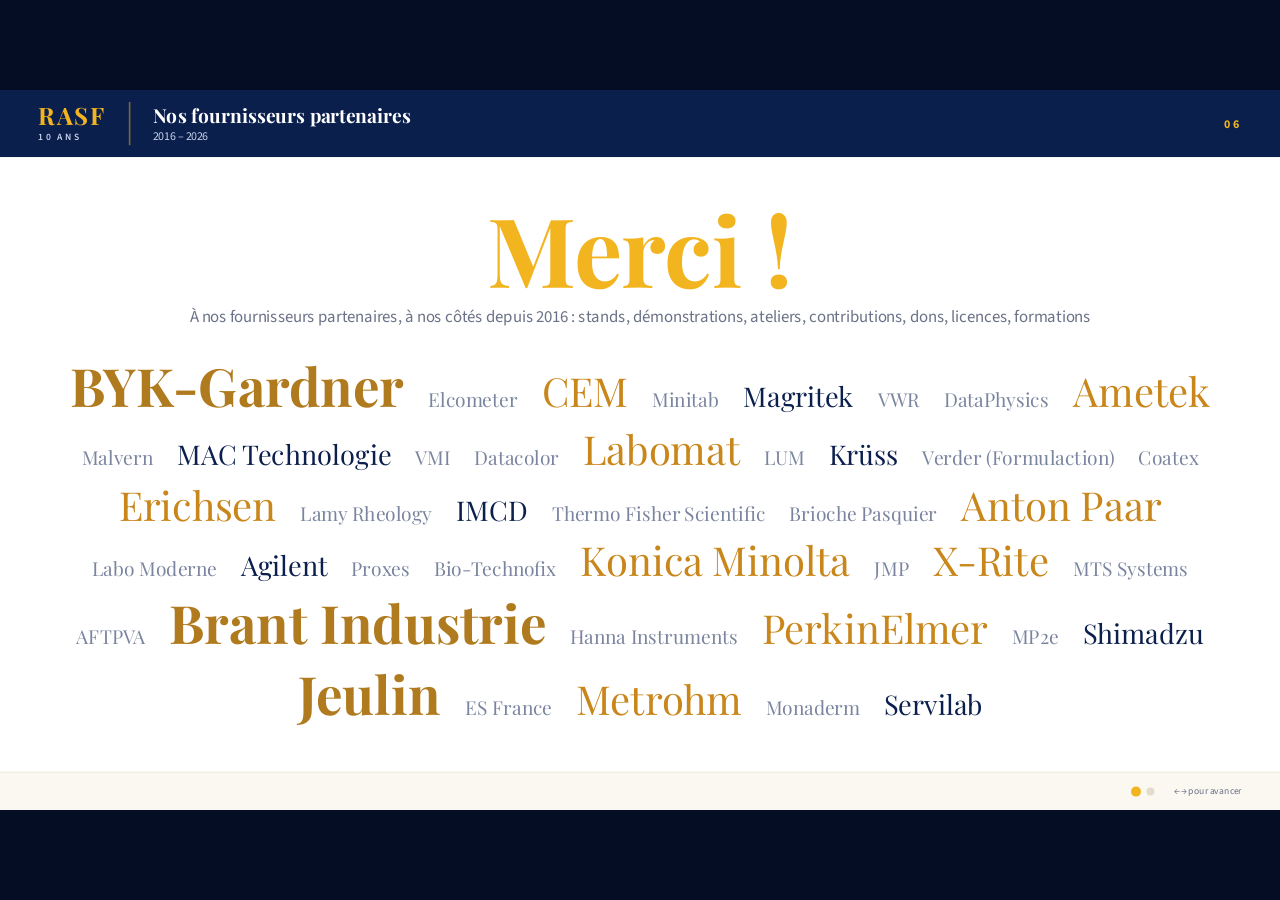
<file: 06-fournisseurs.html>
<!doctype html>
<html lang="fr"><head><meta charset="utf-8"><meta name="robots" content="noindex"><meta name="viewport" content="width=device-width, initial-scale=1">
<title>RASF 10 ans · Nos fournisseurs partenaires</title>
<link href="https://fonts.googleapis.com/css2?family=Playfair+Display:wght@600;700&family=Source+Sans+3:wght@400;600;700&display=swap" rel="stylesheet">
<link rel="stylesheet" href="commun.css">
<style>
/* écran 1 : chiffre fort */
.trio{display:flex;gap:40px;margin-top:56px}
.trio .carte{width:340px;text-align:center;padding:28px 24px}
.trio .chiffre{font-size:72px}
.geant{font-family:var(--titre);font-size:220px;line-height:1;color:var(--or);font-variant-numeric:lining-nums}
.geant-legende{font:700 30px var(--titre);color:var(--nuit);margin-top:8px}

/* écran 2 : mur des noms */
.ecran.mur{background:#fff}
.mur .merci-titre{font:700 120px/1 var(--titre);color:var(--or);text-align:center;margin:6px 0 10px}
.mur .chapo{color:var(--gris);text-align:center;margin:0 auto 34px;font-size:21px;max-width:1300px}
.noms{display:flex;flex-wrap:wrap;justify-content:center;align-items:baseline;gap:12px 30px;max-width:1440px;margin:0 auto}
.noms span{font-family:var(--titre);line-height:1.15;white-space:nowrap}
.noms .f1{font-size:24px;color:#7a849f}
.noms .f2{font-size:34px;color:var(--nuit)}
.noms .f3{font-size:50px;color:#c9861a}
.noms .f4{font-size:66px;color:#b07a1e;font-weight:700}
.legende-mur{display:flex;justify-content:center;gap:34px;margin-top:26px;font-size:16px;color:#aab6d6}
.legende-mur b{font-family:var(--titre)}

/* écran 3 : palmarès */
.palmares{display:grid;grid-template-columns:300px 1fr 70px;gap:14px 22px;align-items:center;max-width:1300px;margin-top:10px}
.palmares .nom{font:700 26px var(--titre);color:var(--nuit);text-align:right}
.palmares .barre{height:34px}
.palmares .barre.fid{background:var(--or)}
.palmares .barre.std{background:var(--nuit3)}
.palmares .val{font:700 26px var(--titre);color:var(--ambre)}

/* écran 4 : par édition */
.histo{display:flex;align-items:flex-end;gap:26px;height:470px;margin:30px 0 0 10px;border-bottom:2px solid var(--trait);padding:0 10px}
.col{flex:1;display:flex;flex-direction:column;align-items:center;justify-content:flex-end;height:100%}
.col .n{font:700 34px var(--titre);color:var(--nuit);margin-bottom:8px;opacity:0;transition:opacity .6s ease var(--d)}
.col .b{width:100%;max-width:92px;background:var(--nuit);border-radius:6px 6px 0 0;height:calc(var(--h)*100%);transform:scaleY(0);transform-origin:bottom;transition:transform 1s cubic-bezier(.2,.7,.2,1) var(--d)}
.col.or .b{background:var(--or)}
.col.annule .b{background:repeating-linear-gradient(45deg,var(--trait) 0 8px,#fff 8px 16px);border:1px dashed var(--gris)}
.vu .col .b{transform:scaleY(1)}
.vu .col .n{opacity:1}
.ans{display:flex;gap:26px;margin-left:10px;padding:0 10px}
.ans div{flex:1;text-align:center;padding-top:10px;font:700 22px var(--texte);color:var(--nuit)}
.ans small{display:block;font:400 15px var(--texte);color:var(--gris)}
.note{font-size:17px;color:var(--gris);margin-top:16px}
.fid-zone{display:grid;grid-template-columns:minmax(0,1.35fr) minmax(0,1fr);gap:56px;margin-top:14px;align-items:start}
.barres{display:flex;flex-direction:column;gap:4px}
.bar{display:grid;grid-template-columns:210px 1fr;align-items:center;gap:16px}
.bar .nm{font:600 18px/1.2 var(--texte);color:var(--nuit);text-align:right;white-space:nowrap;overflow:hidden;text-overflow:ellipsis}
.bar .tr{position:relative;height:19px}
.bar .b{height:100%;width:calc(var(--w)*100%);background:var(--nuit);border-radius:0 5px 5px 0;transform:scaleX(0);transform-origin:left;transition:transform .9s cubic-bezier(.2,.7,.2,1) var(--d)}
.bar.top .b{background:var(--or)}
.bar .v{position:absolute;top:50%;left:calc(var(--w)*100% + 10px);transform:translateY(-50%);font:700 20px var(--titre);color:var(--nuit);opacity:0;transition:opacity .5s var(--d);white-space:nowrap}
.bar .v small{font:400 14px var(--texte);color:var(--gris);margin-left:4px}
.vu .bar .b{transform:scaleX(1)}.vu .bar .v{opacity:1}
.une-fois{background:#fff;border-radius:12px;padding:22px 24px;box-shadow:0 6px 20px rgba(11,31,77,.08)}
.une-fois .t{font:600 18px var(--texte);color:var(--gris);text-transform:uppercase;letter-spacing:1px;margin-bottom:14px}
.une-fois .t b{font:700 34px var(--titre);color:var(--or);letter-spacing:0;margin-right:6px}
.une-fois .liste{display:flex;flex-wrap:wrap;gap:8px}
.une-fois .liste span{font:600 16px var(--texte);color:var(--nuit);background:var(--papier);border:1px solid var(--trait);border-radius:16px;padding:4px 12px}


/* écran 5 : merci */
.ecran.merci{background:var(--nuit);color:#fff}
.merci h1.grand{color:var(--or);font-size:130px}
.merci .chapo{color:#e8ecf7;font-size:30px;margin-top:16px;max-width:1200px}
.fideles{display:flex;flex-wrap:wrap;justify-content:center;gap:14px 30px;margin-top:44px;max-width:1460px}
.fideles span{font:700 32px var(--titre);color:var(--or-clair)}
.merci .petit{margin-top:34px;font-size:20px;color:#aab6d6}
</style>
</head>
<body data-page="06-fournisseurs">
<div id="stage">
  <header class="entete">
    <div class="logo">RASF<small>10 ANS</small></div>
    <div class="rubrique"><b>Nos fournisseurs partenaires</b><span>2016 – 2026</span></div>
    <div class="num">06</div>
  </header>
  <main class="contenu">

    <!-- 2. Mur des noms -->
    <section class="ecran mur">
      <h1 class="merci-titre" data-anim="zoom">Merci !</h1>
      <p class="chapo" data-anim="fondu" style="--d:.2s">À nos fournisseurs partenaires, à nos côtés depuis 2016 : stands, démonstrations, ateliers, contributions, dons, licences, formations</p>
      <div class="noms" id="noms" data-cascade="zoom" data-base=".3"></div>
    </section>

    <!-- 4. Par fidélité -->
    <section class="ecran" data-label="Par fidélité">
      <div class="sur-titre" data-anim="fondu">Les plus fidèles</div>
      <h2 data-anim="haut">Fournisseurs partenaires par nombre d'années de présence</h2>
      <div class="fid-zone">
        <div class="barres" id="barres"></div>
        <div class="une-fois" data-anim="fondu" style="--d:2s"><div class="t"><b id="nb1"></b> partenaires présents une année</div><div class="liste" id="liste1"></div></div>
      </div>
      <p class="note" data-anim="fondu" style="--d:2.4s">Années de présence attestées par nos archives (stands, ateliers, contributions, dons, licences, formations), 2016 – 2026 : des minimums.</p>
    </section>


  </main>
  <footer class="pied"><div class="source"></div><div class="points"></div><div class="aide">← → pour avancer</div></footer>
</div>
<script>
// Données : recherches/06-fournisseurs/fournisseurs.csv (nombre d'années de soutien attesté).
// Solvay (visite 2019 « sous réserve », non vérifiée) n'est pas affichée.
const FOURN = [
  ["BYK-Gardner",8],["Jeulin",7],["Brant Industrie",6],["Konica Minolta",5],["Anton Paar",4],["Erichsen",4],["Labomat",4],
  ["Ametek",3],["CEM",3],["Metrohm",3],["PerkinElmer",3],["X-Rite",3],
  ["Agilent",2],["IMCD",2],["Krüss",2],["MAC Technologie",2],["Magritek",2],["Servilab",2],["Shimadzu",2],
  ["AFTPVA",1],["Bio-Technofix",1],["Brioche Pasquier",1],["Coatex",1],["Datacolor",1],["DataPhysics",1],["Elcometer",1],
  ["ES France",1],["Hanna Instruments",1],["JMP",1],["Labo Moderne",1],["Lamy Rheology",1],["LUM",1],["Malvern",1],
  ["Minitab",1],["Monaderm",1],["MP2e",1],["MTS Systems",1],["Proxes",1],["Thermo Fisher Scientific",1],["Verder (Formulaction)",1],["VMI",1],["VWR",1]
];
// Mur : ordre mélangé (déterministe) pour éviter un simple classement
const melange = FOURN.map((f,i)=>[f,(i*37)%FOURN.length]).sort((a,b)=>a[1]-b[1]).map(x=>x[0]);
const cls = n => n>=6?"f4":n>=3?"f3":n===2?"f2":"f1";
document.getElementById("noms").innerHTML = melange.map(([n,a])=>`<span class="${cls(a)}">${n}</span>`).join("");
// Par fidélité : nombre d'années de soutien attesté (FOURN), du plus fidèle au moins fidèle
const fid=FOURN.filter(f=>f[1]>=2),un=FOURN.filter(f=>f[1]===1),mx=FOURN[0][1];
document.getElementById("barres").innerHTML=fid.map(([n,a],i)=>`<div class="bar${a>=6?" top":""}" style="--w:${(a/mx)*.85};--d:${.25+i*.07}s"><div class="nm">${n}</div><div class="tr"><div class="b"></div><div class="v">${a}<small>${a>1?"années":"année"}</small></div></div></div>`).join("");
document.getElementById("nb1").textContent=un.length;
document.getElementById("liste1").innerHTML=un.map(([n])=>`<span>${n}</span>`).join("");
</script>
<script src="commun.js"></script>
<script src="integration.js"></script>
</body></html>
</file>
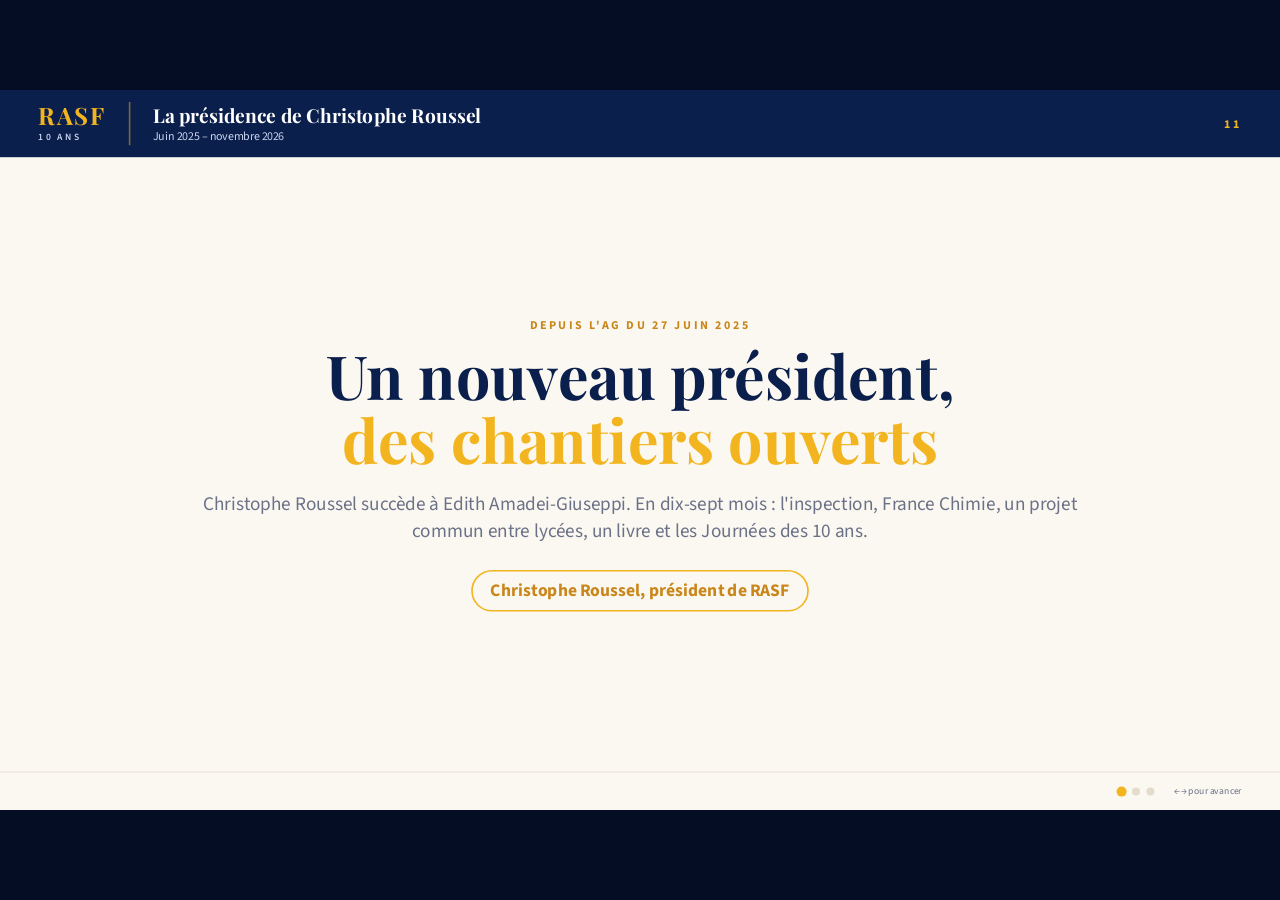
<file: 11-presidence-roussel.html>
<!doctype html>
<html lang="fr"><head><meta charset="utf-8"><meta name="robots" content="noindex"><meta name="viewport" content="width=device-width, initial-scale=1">
<title>RASF 10 ans · La présidence de Christophe Roussel</title>
<link href="https://fonts.googleapis.com/css2?family=Playfair+Display:wght@600;700&family=Source+Sans+3:wght@400;600;700&display=swap" rel="stylesheet">
<link rel="stylesheet" href="commun.css">
<style>
/* écran 0 */
.badge{display:inline-block;border:2px solid var(--or);color:var(--ambre);font-weight:700;font-size:22px;padding:8px 22px;border-radius:30px;margin-top:30px}
/* écran 1 : frise */
.frise{position:relative;height:610px}
.frise .axe{position:absolute;left:20px;right:20px;top:300px;height:4px;background:var(--trait);border-radius:2px}
.frise .axe i{position:absolute;inset:0;background:var(--or);transform-origin:left;transform:scaleX(0);transition:transform 3s cubic-bezier(.3,.6,.3,1) .2s;border-radius:2px}
.vu .frise .axe i{transform:scaleX(1)}
.jalon{position:absolute;top:0;height:610px;width:134px;margin-left:-67px}
.jalon .pt{position:absolute;left:50%;top:302px;width:22px;height:22px;margin:-11px 0 0 -11px;border-radius:50%;background:var(--papier);border:4px solid var(--or)}
.jalon .an{position:absolute;left:-20px;right:-20px;text-align:center;font:700 18px var(--texte);color:var(--nuit)}
.jalon .txt{position:absolute;left:50%;width:220px;margin-left:-110px;text-align:center;font-size:19px;line-height:1.3;color:var(--encre)}
.jalon.h .an{top:326px}.jalon.h .txt{bottom:340px}
.jalon.b .an{top:252px}.jalon.b .txt{top:356px}
.jalon.h .txt::after,.jalon.b .txt::before{content:"";display:block;width:2px;height:22px;background:var(--trait);margin:6px auto}
.jalon.fin .pt{background:var(--or);width:30px;height:30px;margin:-15px 0 0 -15px}
.jalon.fin .txt{font-weight:700;color:var(--nuit)}
/* écran 2 : chantiers */
.grille{display:grid;grid-template-columns:repeat(3,1fr);gap:22px}
.grille .carte{height:262px;padding:24px 28px;display:flex;flex-direction:column;border-top:5px solid var(--or)}
.grille .carte h3{font:700 27px var(--titre);color:var(--nuit);margin-bottom:8px}
.grille .carte .quand{font:700 14px var(--texte);letter-spacing:2px;text-transform:uppercase;color:var(--ambre)}
.grille .carte p{font-size:20px;line-height:1.35;color:var(--gris);margin-top:auto}
.grille .carte .k{font:700 44px var(--titre);color:var(--or);line-height:1.1;margin-top:6px}
.grille .carte .k small{font:600 19px var(--texte);color:var(--nuit);margin-left:6px}
/* écran 3 : état */
.etat{display:grid;grid-template-columns:repeat(3,1fr);gap:26px}
.col{border-radius:10px;padding:26px 30px;height:520px}
.col h3{font:700 32px var(--titre);margin-bottom:18px;display:flex;align-items:center;gap:14px}
.col h3 i{width:18px;height:18px;border-radius:50%;display:inline-block}
.col ul{list-style:none}
.col li{font-size:22px;line-height:1.35;padding:12px 0;border-top:1px solid rgba(0,0,0,.08)}
.col li small{display:block;font-size:16px;color:var(--gris)}
.col.fait{background:#fff;border:1px solid var(--trait)}.col.fait h3{color:var(--vert)}.col.fait h3 i{background:var(--vert)}
.col.cours{background:#fff;border:1px solid var(--trait)}.col.cours h3{color:var(--ambre)}.col.cours h3 i{background:var(--ambre)}
.col.attendu{background:var(--nuit);color:#fff}.col.attendu h3{color:var(--or)}.col.attendu h3 i{background:var(--or)}
.col.attendu li{border-color:rgba(255,255,255,.15)}.col.attendu li small{color:#c9d2ea}
/* écran 4 : chiffres */
.chiffres{display:grid;grid-template-columns:repeat(3,1fr);gap:40px 60px;margin-top:40px;width:1300px}
.chiffres .legende-chiffre{line-height:1.35}
.k,h1,h2,h3,.chiffre{font-variant-numeric:lining-nums!important}
.final{overflow:hidden;background:radial-gradient(120% 140% at 25% 50%,#1a3470 0%,#0B1F4D 45%,#050d24 100%)}
.final .sur-titre{color:#F2B41F}.final h1.grand{color:#fff}
.final-logo{width:170px;margin-bottom:26px}
.final h1.grand{font-size:72px}
.final-voeu{font:italic 400 30px var(--titre);color:#aab6d8;margin-top:22px}
/* Page finale seule : ni en-tête, ni bas de page, juste un bouton Accueil */
#stage:has(.final.actif){grid-template-rows:1fr}
#stage:has(.final.actif) .entete,#stage:has(.final.actif) .pied{display:none}
.final-accueil{margin-top:44px;font:600 18px var(--texte);letter-spacing:2px;text-transform:uppercase;color:#0B1F4D;background:#F2B41F;border-radius:24px;padding:12px 30px;text-decoration:none;transition:background .25s,transform .25s}
.final-accueil:hover{background:#fff;transform:translateY(-2px)}
</style>
</head>
<body data-page="11-presidence-roussel">
<div id="stage">
  <header class="entete">
    <div class="logo">RASF<small>10 ANS</small></div>
    <div class="rubrique"><b>La présidence de Christophe Roussel</b><span>Juin 2025 – novembre 2026</span></div>
    <div class="num">11</div>
  </header>
  <main class="contenu">

    <!-- 0. Titre -->
    <section class="ecran centre">
      <div class="sur-titre" data-anim="fondu">Depuis l'AG du 27 juin 2025</div>
      <h1 class="grand" data-anim="haut" style="--d:.15s">Un nouveau président,<br><span class="or">des chantiers ouverts</span></h1>
      <p class="chapo" data-anim="haut" style="--d:.4s;margin-top:24px">Christophe Roussel succède à Edith Amadei-Giuseppi. En dix-sept mois : l'inspection, France Chimie, un projet commun entre lycées, un livre et les Journées des 10 ans.</p>
      <div class="badge" data-anim="zoom" style="--d:.7s">Christophe Roussel, président de RASF</div>
    </section>

    <!-- Mis de côté : frise « Dix-sept mois en onze dates » -->
    <template id="de-cote-frise">
    <!-- 1. Frise -->
    <section class="ecran">
      <div class="sur-titre" data-anim="fondu">Juin 2025 → novembre 2026</div>
      <h2 data-anim="haut" style="margin-bottom:0">Dix-sept mois en onze dates</h2>
      <div class="frise"><div class="axe"><i></i></div><div id="jalons"></div></div>
    </section>
    </template>

    <!-- 2. Chantiers -->
    <section class="ecran">
      <div class="sur-titre" data-anim="fondu">Les grands chantiers</div>
      <h2 data-anim="haut" style="margin-bottom:20px">Les nouveaux projets RASF</h2>
      <div class="grille" data-cascade="haut" data-base=".3">
        <div class="carte"><div class="quand">Depuis juillet 2025</div><h3>L'inspection</h3><p>Courrier de présentation, visio avec les deux IA-IPR pilotes le 12/09/2025, réponses sur les redoublants diffusées à tous</p></div>
        <div class="carte"><div class="quand">Depuis novembre 2025</div><h3>France Chimie</h3><div class="k">1<small>délégué par région</small></div><p>Un réseau de correspondants pour les stages et l'alternance</p></div>
        <div class="carte"><div class="quand">Lancé à Angers</div><h3>Le projet commun</h3><div class="k">20<small>lycées volontaires</small></div><p>Un sujet type CCF4 « triptyque » qui passe d'un lycée à l'autre</p></div>
        <div class="carte"><div class="quand">Novembre 2025</div><h3>Le livre d'annales</h3><div class="k">16<small>sujets corrigés</small></div><p>Projet proposé aux éditions Ellipses, rédigé collégialement</p></div>
        <div class="carte"><div class="quand">Juillet 2025</div><h3>La team IA</h3><p>Chloé, Julien, Nils et Marco : des ateliers pratiques pour les Journées 2026</p></div>
        <div class="carte"><div class="quand">Novembre 2025</div><h3>Un bureau qui se réunit</h3><p>Bureau élargi réuni à Paris le 8/11/2025, listes de diffusion simplifiées, visios nationales</p></div>
      </div>
    </section>

    <!-- 3. État -->
    <!-- Mis de côté : « Fait, en cours, attendu » -->
    <template id="de-cote-fait">
    <section class="ecran">
      <div class="sur-titre" data-anim="fondu">Au 19 novembre 2026</div>
      <h2 data-anim="haut" style="margin-bottom:20px">Fait, en cours, attendu</h2>
      <div class="etat">
        <div class="col fait" data-anim="haut" style="--d:.3s"><h3><i></i>Fait</h3><ul>
          <li>Rencontre avec les IA-IPR<small>12 septembre 2025</small></li>
          <li>Réseau France Chimie<small>liste des correspondants créée le 5/12/2025</small></li>
          <li>Bureau élargi à Paris<small>8 novembre 2025</small></li>
          <li>Sujets 2026 non utilisés en ligne<small>rasf.fr, juin 2026</small></li>
        </ul></div>
        <div class="col cours" data-anim="haut" style="--d:.6s"><h3><i></i>En cours</h3><ul>
          <li>Le livre d'annales<small>8 lycées participants en janvier 2026</small></li>
          <li>Bilan France Chimie<small>questionnaire aux correspondants, novembre 2026</small></li>
          <li>État des lieux des sections<small>41 % des établissements ont répondu</small></li>
        </ul></div>
        <div class="col attendu" data-anim="haut" style="--d:.9s"><h3><i></i>Attendu aux Journées</h3><ul>
          <li>Les résultats du projet commun<small>présentés par Edith Amadei-Giuseppi</small></li>
          <li>Les ateliers IA<small>samedi 21 novembre</small></li>
          <li>L'inclusion des techniciens chimistes<small>conférence de G. Bacquet (SciencExpert)</small></li>
          <li>Les 10 ans de RASF<small>Paris, 20 et 21 novembre 2026</small></li>
        </ul></div>
      </div>
    </section>
    </template>

    <!-- 4. Chiffres -->
    <section class="ecran centre final" data-label="Belles Journées !">
      <svg class="final-logo" data-anim="zoom" viewBox="0 0 200 230" aria-hidden="true">
        <polygon points="100,6 194,60 194,170 100,224 6,170 6,60" fill="none" stroke="#F2B41F" stroke-width="5"/>
        <text x="96" y="92" text-anchor="middle" font-family="Playfair Display" font-style="italic" font-weight="700" font-size="74" fill="#F2B41F">10</text>
        <text x="150" y="118" text-anchor="middle" font-family="Playfair Display" font-weight="700" font-size="20" fill="#fff">ANS</text>
        <g font-family="Source Sans 3" font-weight="700" font-size="17" text-anchor="middle" fill="#fff">
          <polygon points="80,124 96,133 96,151 80,160 64,151 64,133" fill="none" stroke="#fff" stroke-width="2"/><text x="80" y="148">R</text>
          <polygon points="64,152 80,161 80,179 64,188 48,179 48,161" fill="none" stroke="#fff" stroke-width="2"/><text x="64" y="176">A</text>
          <polygon points="96,152 112,161 112,179 96,188 80,179 80,161" fill="none" stroke="#fff" stroke-width="2"/><text x="96" y="176">S</text>
          <polygon points="128,152 144,161 144,179 128,188 112,179 112,161" fill="#F2B41F"/><text x="128" y="176">F</text>
        </g>
      </svg>
      <div class="sur-titre" data-anim="fondu" style="--d:.3s">Paris · ACTED · 20 – 21 novembre 2026</div>
      <h1 class="grand" data-anim="haut" style="--d:.45s">Bonnes Journées<br><span class="or">des 10 ans !</span></h1>
      <p class="final-voeu" data-anim="fondu" style="--d:.9s">Joyeux 10 ans, et merci d'être là.</p>
      <a class="final-accueil" href="presentation.html#sommaire" data-clic data-anim="fondu" style="--d:1.3s">Accueil</a>
    </section>

    <!-- Mis de côté : ancien dernier écran « Une présidence en six chiffres » -->
    <template id="de-cote-chiffres">
    <section class="ecran centre">
      <div class="sur-titre" data-anim="fondu">En chiffres</div>
      <h1 class="grand" data-anim="haut" style="--d:.1s;font-size:60px">Une présidence en six chiffres</h1>
      <div class="chiffres">
        <div data-anim="zoom" style="--d:.4s"><span class="chiffre" data-compte="20"></span><div class="legende-chiffre">lycées volontaires<br>pour le projet commun</div></div>
        <div data-anim="zoom" style="--d:.55s"><span class="chiffre" data-compte="16"></span><div class="legende-chiffre">sujets prévus<br>dans le livre d'annales</div></div>
        <div data-anim="zoom" style="--d:.7s"><span class="chiffre" data-compte="100"></span><div class="legende-chiffre">places dans la salle<br>des 10 ans</div></div>
        <div data-anim="zoom" style="--d:.85s"><span class="chiffre" data-compte="41" data-suffixe=" %"></span><div class="legende-chiffre">des établissements ont répondu<br>à l'état des lieux</div></div>
        <div data-anim="zoom" style="--d:1s"><span class="chiffre" data-compte="12"></span><div class="legende-chiffre">membres actifs sollicités<br>dès juillet 2025</div></div>
        <div data-anim="zoom" style="--d:1.15s"><span class="chiffre" data-compte="70"></span><div class="legende-chiffre">adhérents au moment<br>de l'élection (juin 2025)</div></div>
      </div>
    </section>
    </template>

  </main>
  <footer class="pied"><div class="source"></div><div class="points"></div><div class="aide">← → pour avancer</div></footer>
</div>
<script>
// Frise (sources : recherches/05-actions-projets.md, §5.1)
const JALONS=[
  ["27/06/2025","Élu président à l'AG"],
  ["01/07/2025","Propositions et idée du projet commun"],
  ["12/09/2025","Visio avec les IA-IPR"],
  ["08/11/2025","Bureau élargi réuni à Paris"],
  ["12/11/2025","Premier contact avec France Chimie"],
  ["21/11/2025","Angers : livre et projet commun"],
  ["05/12/2025","Liste des correspondants France Chimie"],
  ["04/01/2026","Vœux et projets 2026"],
  ["06/2026","Sujets 2026 non utilisés en ligne"],
  ["22/09/2026","Réponses de l'IPR sur les redoublants"],
  ["20/11/2026","Les 10 ans à Paris"]
];
(function(){
  const box=document.getElementById("jalons");if(box){const n=JALONS.length,L=20,W=1472-40;
  box.innerHTML=JALONS.map((j,k)=>{
    const x=L+W*(k+.5)/n, cl=(k%2?"b":"h")+(k===n-1?" fin":"");
    return `<div class="jalon ${cl}" style="left:${x}px" data-anim="${k%2?"haut":"fondu"}"><div class="pt"></div><div class="an">${j[0]}</div><div class="txt">${j[1]}</div></div>`;
  }).join("");
  [...box.children].forEach((el,k)=>el.style.setProperty("--d",(.3+k*.27)+"s"))}
})();
</script>
<script src="commun.js"></script>
<script>
/* Bouton Accueil de la page finale : dans la présentation, revient au sommaire ; seule, ouvre presentation.html */
document.querySelector(".final-accueil").addEventListener("click",ev=>{if(window.parent!==window){ev.preventDefault();ev.stopPropagation();window.parent.postMessage({rasf:"sommaire"},"*")}},true);
</script>
<script src="integration.js"></script>
</body></html>
</file>
<file: commun.css>
/* RASF 10 ans — gabarit commun des pages animées (bleu nuit et or) */
:root{
  --nuit:#0B1F4D; --nuit2:#13295f; --nuit3:#1d3772; --or:#F2B41F; --or-clair:#f7d27a;
  --papier:#FBF8F1; --encre:#1b2440; --gris:#6b7187; --trait:#e4dccb;
  --bleu-site:#336fa3; --violet-site:#666493;
  --vert:#2e7d6b; --rouge:#b23b3b; --mauve:#8a5a9e; --ambre:#c9861a;
  --titre:"Playfair Display",Georgia,serif; --texte:"Source Sans 3",system-ui,sans-serif;
}
*{box-sizing:border-box;margin:0;padding:0}
html,body{height:100%;background:#050d24;font-family:var(--texte);color:var(--encre)}
body{overflow:hidden}
#stage{width:1600px;height:900px;position:absolute;left:50%;top:50%;transform-origin:center;background:var(--papier);display:grid;grid-template-rows:84px 1fr 48px;overflow:hidden}
#stage.sombre{background:var(--nuit);color:#fff}
/* en-tête */
.entete{background:var(--nuit);display:flex;align-items:center;padding:0 48px;gap:28px;color:#fff}
.entete .logo{font-family:var(--titre);color:var(--or);font-size:30px;font-weight:700;letter-spacing:2px;line-height:1}
.entete .logo small{display:block;font:600 12px var(--texte);letter-spacing:3px;color:#c9d2ea;margin-top:4px}
.entete .rubrique{border-left:2px solid rgba(242,180,31,.5);padding-left:28px}
.entete .rubrique b{display:block;font:700 24px var(--titre);color:#fff}
.entete .rubrique span{font-size:15px;color:#c9d2ea}
.entete .num{margin-left:auto;font:700 15px var(--texte);color:var(--or);letter-spacing:3px}
/* écrans */
.contenu{position:relative;min-height:0}
.ecran{position:absolute;inset:0;padding:48px 64px;display:none}
.ecran.actif{display:block}
.ecran.centre{display:none;align-items:center;justify-content:center;flex-direction:column;text-align:center}
.ecran.centre.actif{display:flex}
/* pied */
.pied{display:flex;align-items:center;gap:24px;padding:0 48px;border-top:1px solid var(--trait);font-size:13px;color:var(--gris)}
.pied .source{flex:1;white-space:nowrap;overflow:hidden;text-overflow:ellipsis}
.pied .points{display:flex;gap:8px}
.pied .points i{width:10px;height:10px;border-radius:50%;background:var(--trait);cursor:pointer;transition:.2s}
.pied .points i.on{background:var(--or);transform:scale(1.25)}
.pied .aide{font-size:12px}
/* typo */
h1.grand{font-family:var(--titre);font-size:76px;line-height:1.05;color:var(--nuit)}
h2{font-family:var(--titre);font-size:44px;line-height:1.1;color:var(--nuit);margin-bottom:24px}
.or{color:var(--or)}
.sur-titre{font:700 15px var(--texte);letter-spacing:3px;text-transform:uppercase;color:var(--ambre);margin-bottom:12px}
.chapo{font-size:24px;line-height:1.45;color:var(--gris);max-width:1100px}
.chiffre{font-family:var(--titre);font-size:96px;line-height:1.1;color:var(--or);font-variant-numeric:lining-nums tabular-nums}
.legende-chiffre{font-size:17px;text-transform:uppercase;letter-spacing:1.5px;color:var(--gris);margin-top:6px}
.carte{background:#fff;border:1px solid var(--trait);border-radius:10px;padding:24px 28px}
.citation{font-family:var(--titre);font-size:30px;line-height:1.4;color:var(--nuit);font-style:italic}
.citation cite{display:block;font:600 17px var(--texte);font-style:normal;color:var(--ambre);margin-top:14px}
/* barres horizontales : <div class="barre" style="--v:.6"></div> */
.barre{height:22px;border-radius:3px;background:var(--or);transform-origin:left;transform:scaleX(0);width:calc(var(--v,1)*100%);transition:transform 1.1s cubic-bezier(.2,.7,.2,1) var(--d,0s)}
.vu .barre,.barre.vu{transform:scaleX(1)}
/* animations d'entrée : data-anim="haut|gauche|droite|zoom|fondu", délai : style="--d:.3s" */
[data-anim]{opacity:0;transition:opacity .7s ease var(--d,0s),transform .8s cubic-bezier(.2,.7,.2,1) var(--d,0s)}
[data-anim="haut"]{transform:translateY(30px)}
[data-anim="gauche"]{transform:translateX(-40px)}
[data-anim="droite"]{transform:translateX(40px)}
[data-anim="zoom"]{transform:scale(.85)}
[data-anim].vu{opacity:1;transform:none}
@media (prefers-reduced-motion: reduce){[data-anim],.barre{transition:none!important}}
html.apercu *{transition:none!important;animation:none!important}
/* valeur indicative + valeur exacte en petit (règle du 19/11/2026) */
.plus{font-size:.6em;vertical-align:.55em;margin-left:.04em}
.exact{font:400 14px var(--texte);color:var(--gris);letter-spacing:.5px;margin-top:2px;font-style:italic}
</file>
